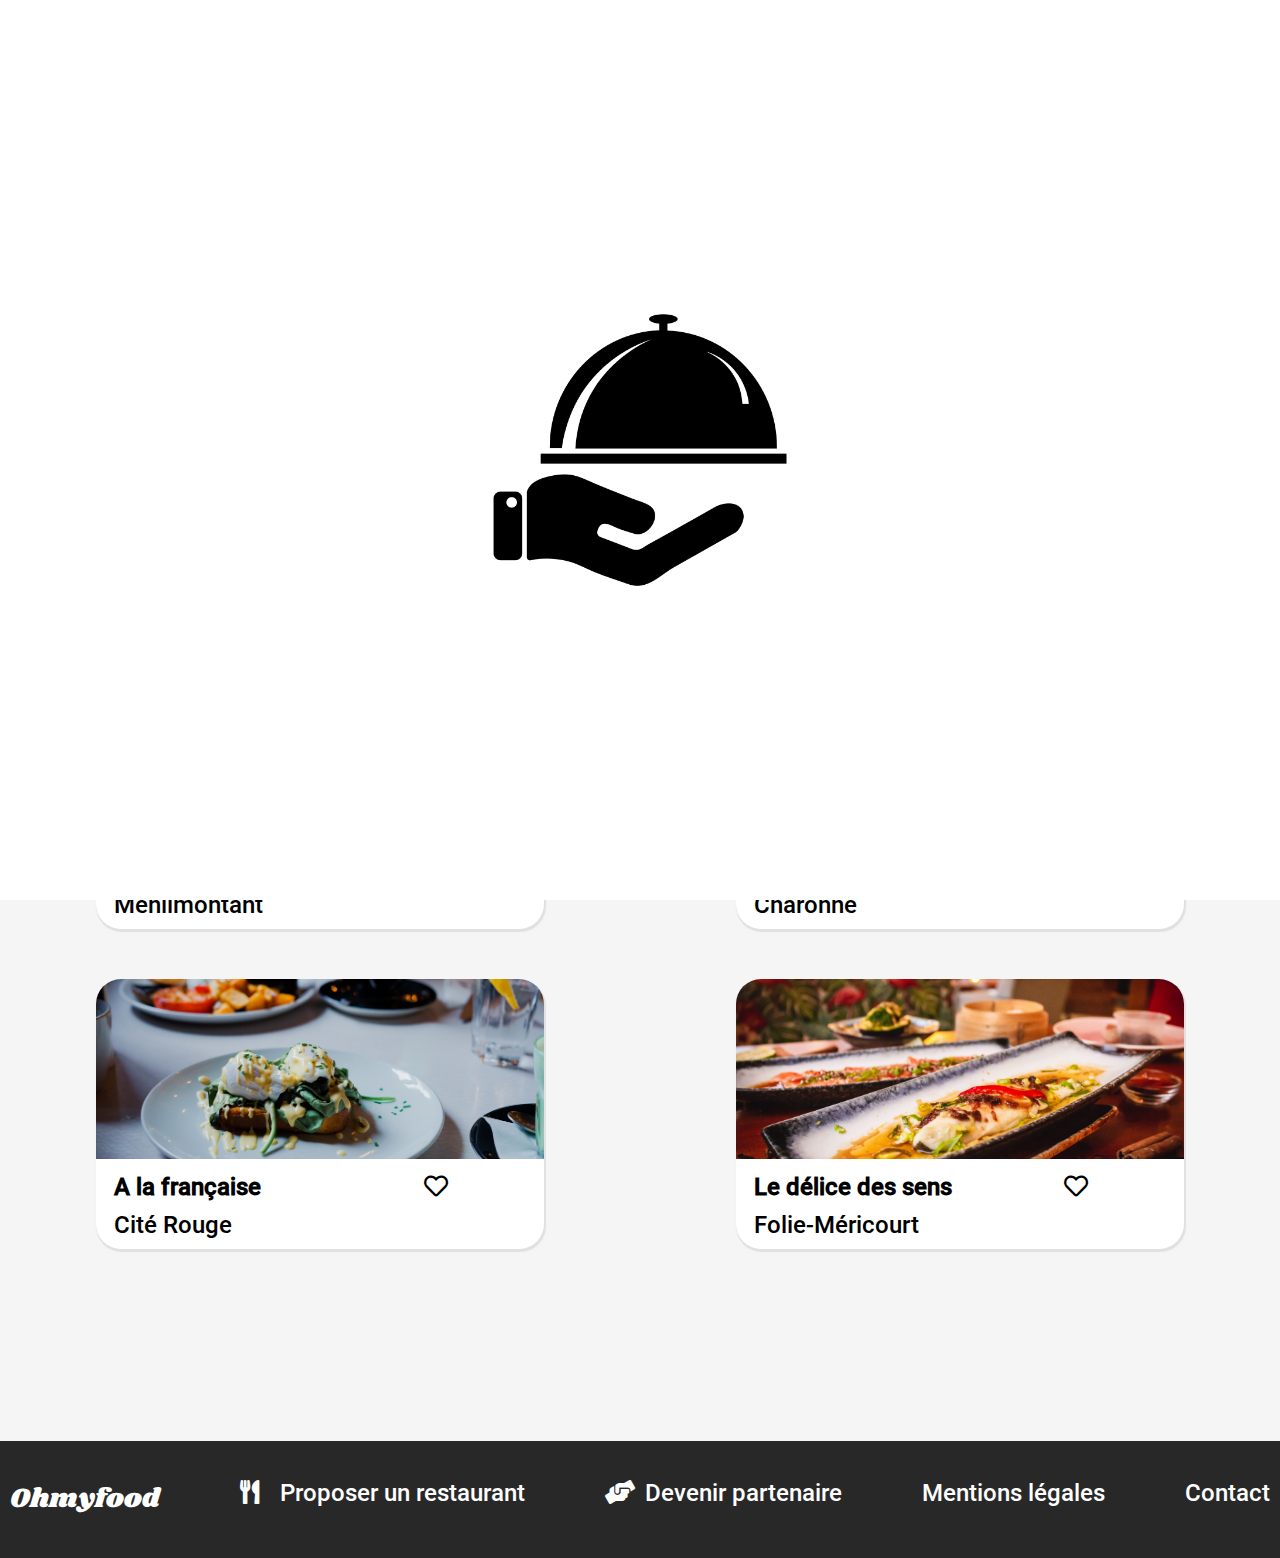
<file: index.html>
<!DOCTYPE html>
<html lang="en">
  <head>
    <meta charset="UTF-8" />
    <meta http-equiv="X-UA-Compatible" content="IE=edge" />
    <meta name="viewport" content="width=device-width, initial-scale=1.0" />
    <title>Document</title>
    <link rel="stylesheet" href="./css/style.css" />
    <link
      rel="stylesheet"
      href="https://cdnjs.cloudflare.com/ajax/libs/font-awesome/5.15.3/css/all.min.css"
    />
  </head>

  <body>
    <div class="loading-spinner">
      <img
        src="./assets/logo/black.png"
        alt="logo chargement"
        class="logo-spinner"
      />
    </div>

    <nav>
      <img
        src="./assets/logo/ohmyfood.png"
        alt="logo oh my food"
        class="logo"
      />
      <div class="box-localisation">
        <form>
          <div class="box-icone-lieu">
            <i class="fas fa-map-marker-alt"></i>
            <input id="Paris" type="text" placeholder="Paris, Belleville" />
          </div>
        </form>
      </div>

      <div class="box-reservation">
        <h1>
          Réservez le menu qui <br />
          vous convient
        </h1>
        <h2 class="titre1-h2">
          Découvrez des restaurants d'exception, <br />
          sélectionnés par nos soins.
        </h2>

        <button class="bouton-explorer">Explorer nos restaurants</button>
      </div>
    </nav>

    <main>
      <h2 class="titre2-h2">Fonctionnement</h2>

      <!-- <div class="ensemble-fonctionnement"> -->
      <form>
        <div class="ensemble-fonctionnement">
          <button class="bouton-main btn1">
            <span class="x">
              <span class="number">1</span>
              <i class="fas fa-mobile-alt"></i
              ><span class="text">Choisissez un restaurant</span>
            </span>
          </button>

          <button class="bouton-main btn2">
            <span class="y">
              <span class="number">2</span>
              <i class="fas fa-bars"></i
              ><span class="text">Composez votre menu</span>
            </span>
          </button>

          <button class="bouton-main btn3">
            <span class="z">
              <span class="number">3</span>
              <i class="fas fa-store"></i
              ><span class="text">Dégustez au restaurant</span>
            </span>
          </button>
        </div>
      </form>
    </main>

    <aside>
      <h2 class="titre-restaurants">Restaurants</h2>

      <div class="menu">
        <article class="restaurant-menilmontant menu">
          <a href="./palette-gout.html">
            <img
              src="./assets/images/restaurant-menilmontant.jpg"
              class="photo1"
              alt="une assiette avec de la salade"
            />
            <h3 class="titre-accueil-menu1">La palette du goût</h3>
            <h4 class="titre-menilmontant">Ménilmontant</h4>
            <div class="coeur-effet">
              <i class="fas fa-heart"></i>
              <i class="far fa-heart"></i>
            </div>
            <span class="nouveau">Nouveau</span>
          </a>
        </article>

        <article class="restaurant-charonne menu">
          <a href="./note-enchantee.html">
            <img
              src="./assets/images/restaurant-charonne.jpg"
              alt="plat de boulette et olives"
              class="photo2"
            />
            <h3 class="titre-accueil-menu2">La note enchantée</h3>
            <h4 class="titre-charonne">Charonne</h4>
            <div class="coeur-effet">
              <i class="fas fa-heart"></i>
              <i class="far fa-heart"></i>
            </div>
            <span class="nouveau">Nouveau</span>
          </a>
        </article>

        <article class="restaurant-cite-rouge menu">
          <a href="./la-française.html">
            <img
              src="./assets/images/restaurant-cite-rouge.jpg"
              class="photo3"
              alt="toast aux oeufs"
            />
            <h3 class="titre-accueil-menu3">A la française</h3>
            <h4 class="titre-cite-rouge">Cité Rouge</h4>
            <div class="coeur-effet">
              <i class="fas fa-heart"></i>
              <i class="far fa-heart"></i>
            </div>
          </a>
        </article>

        <article class="restaurant-mericourt menu">
          <a href="./delices-sens.html">
            <img
              src="./assets/images/restaurant-mericourt.jpg"
              class="photo4"
              alt="plat de poisson"
            />
            <h3 class="titre-accueil-menu4">Le délice des sens</h3>
            <h4 class="titre-mericourt">Folie-Méricourt</h4>
            <div class="coeur-effet">
              <i class="fas fa-heart"></i>
              <i class="far fa-heart"></i>
            </div>
          </a>
        </article>
      </div>
    </aside>

    <footer>
      <div class="footer">
        <ul>
          <li class="titre-ohmyfood">Ohmyfood</li>
          <li><i class="fas fa-utensils"></i>Proposer un restaurant</li>
          <li><i class="fas fa-hands-helping"></i>Devenir partenaire</li>
          <li>Mentions légales</li>
          <li class="contact">
            <a href="mailto:ohmyfood@ohmyfood.com" class="contact1">Contact</a>
          </li>
        </ul>
      </div>
    </footer>
  </body>
</html>
</file>
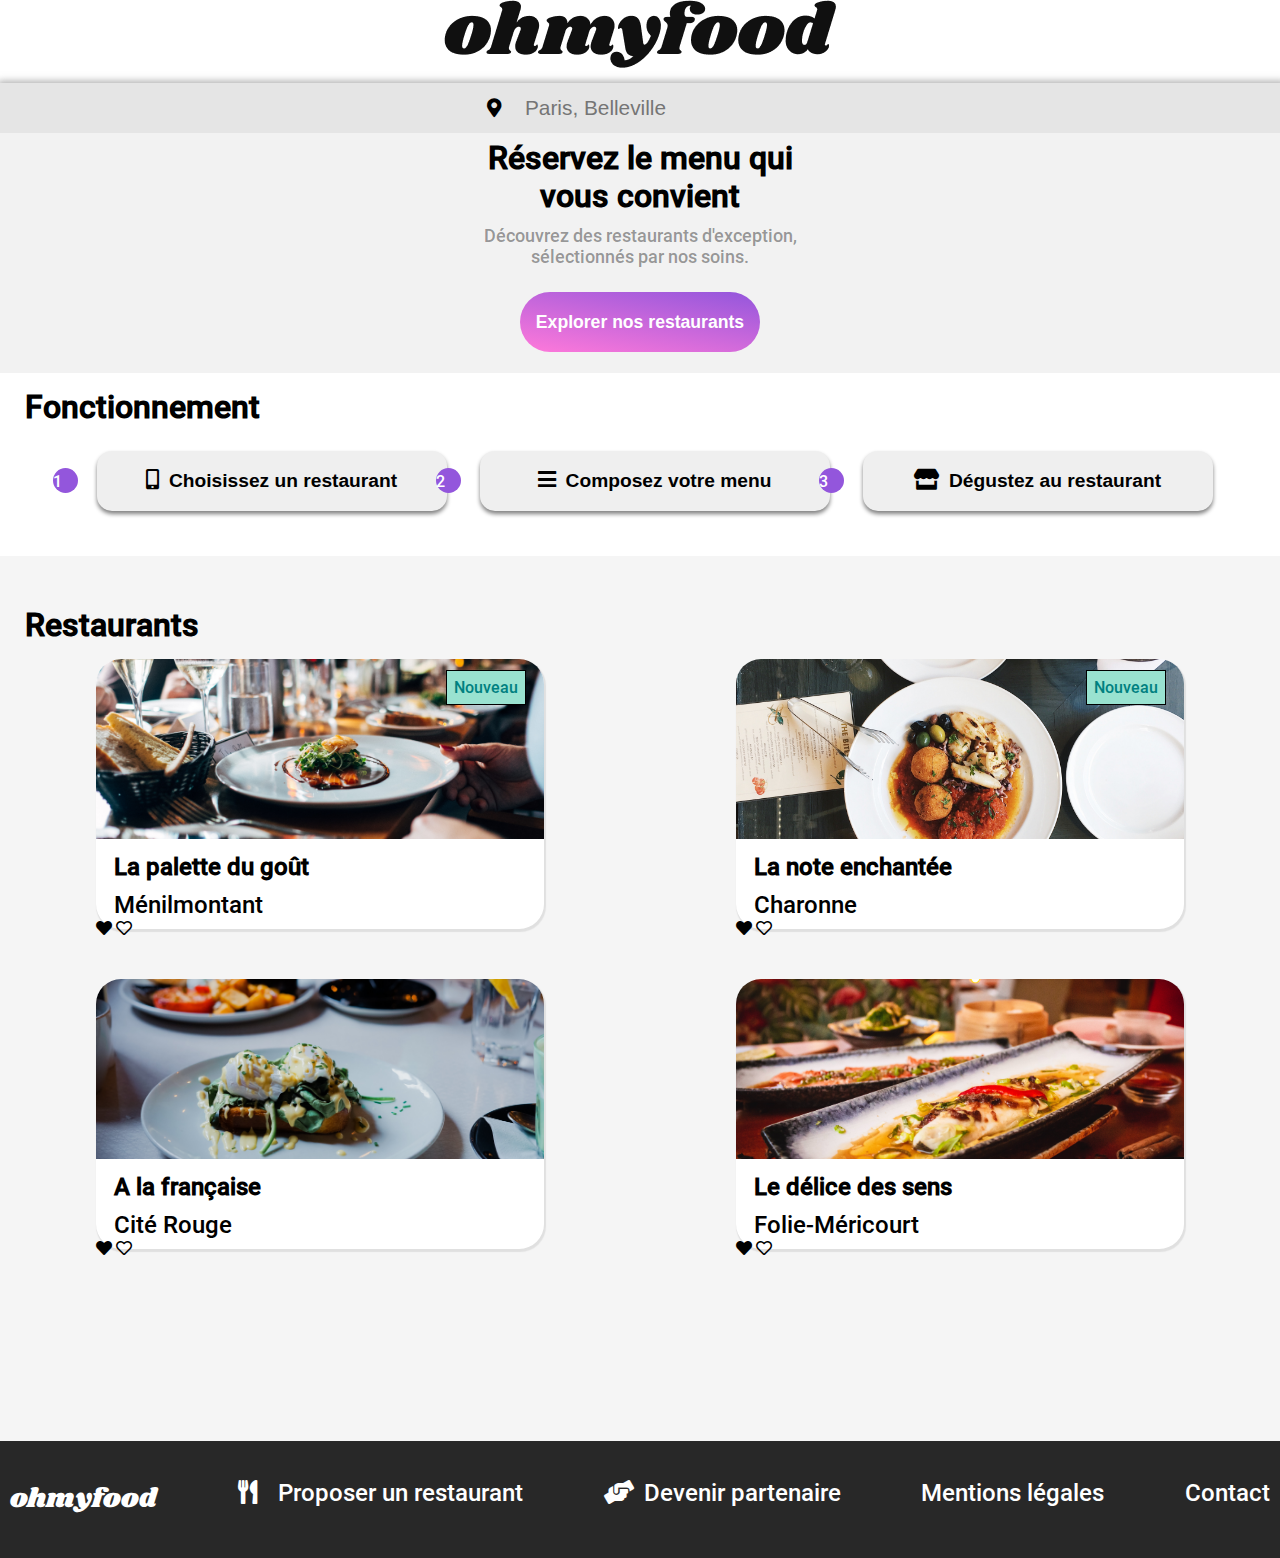
<file: html/index.html>
<!DOCTYPE html>
<html lang="en">
  <head>
    <meta charset="UTF-8" />
    <meta http-equiv="X-UA-Compatible" content="IE=edge" />
    <meta name="viewport" content="width=device-width, initial-scale=1.0" />
    <title>Document</title>
    <link rel="stylesheet" href="../css/style.css" />
    <link
      rel="stylesheet"
      href="https://cdnjs.cloudflare.com/ajax/libs/font-awesome/5.15.3/css/all.min.css"
    />
  </head>

  <body>
    <nav>
      <img
        src="../assets/logo/ohmyfood.png"
        alt="logo oh my food"
        class="logo"
      />
      <div class="box-localisation">
        <form class="form-localisation">
          <i class="fas fa-map-marker-alt"></i>
          <input id="Paris" type="text" placeholder="Paris, Belleville" />
        </form>
      </div>

      <div class="box-reservation">
        <h1>
          Réservez le menu qui <br />
          vous convient
        </h1>
        <h2 class="titre1-h2">
          Découvrez des restaurants d'exception, <br />
          sélectionnés par nos soins.
        </h2>

        <button class="bouton-explorer">Explorer nos restaurants</button>
      </div>
    </nav>

    <main>
      <h2 class="titre2-h2">Fonctionnement</h2>

      <div class="ensemble-fonctionnement">
        <form>
          <span class="number">1</span>
          <button class="bouton-main btn1">
            <i class="fas fa-mobile-alt"></i
            ><span class="text">Choisissez un restaurant</span>
          </button>

          <span class="number">2</span>
          <button class="bouton-main btn2">
            <i class="fas fa-bars"></i
            ><span class="text">Composez votre menu</span>
          </button>

          <span class="number">3</span>
          <button class="bouton-main btn3">
            <i class="fas fa-store"></i
            ><span class="text">Dégustez au restaurant</span>
          </button>
        </form>
      </div>
    </main>

    <aside>
      <h2 class="titre-restaurants">Restaurants</h2>

      <div class="menu">
        <article class="restaurant-menilmontant menu">
          <a href="../html/palette-gout.html">
            <img
              src="../assets/images/restaurant-menilmontant.jpg"
              class="photo1"
              alt="une assiette avec de la salade"
            />
            <h3 class="titre-accueil-menu1">La palette du goût</h3>
            <h4 class="titre-menilmontant">Ménilmontant</h4>
            <i class="fas fa-heart" id="coeur1"></i>
            <i class="far fa-heart" id="coeur2"></i>
            <span class="nouveau">Nouveau</span>
          </a>
        </article>

        <article class="restaurant-charonne menu">
          <a href="#">
            <img
              src="../assets/images/restaurant-charonne.jpg"
              alt="plat de boulette et olives"
              class="photo2"
            />
            <h3 class="titre-accueil-menu2">La note enchantée</h3>
            <h4 class="titre-charonne">Charonne</h4>
            <i class="fas fa-heart" id="coeur1"></i>
            <i class="far fa-heart" id="coeur2"></i>
            <span class="nouveau">Nouveau</span>
          </a>
        </article>

        <article class="restaurant-cite-rouge menu">
          <a href="#">
            <img
              src="../assets/images/restaurant-cite-rouge.jpg"
              class="photo3"
              alt="toast aux oeufs"
            />
            <h3 class="titre-accueil-menu3">A la française</h3>
            <h4 class="titre-cite-rouge">Cité Rouge</h4>
            <i class="fas fa-heart" id="coeur1"></i>
            <i class="far fa-heart" id="coeur2"></i>
          </a>
        </article>

        <article class="restaurant-mericourt menu">
          <a href="#">
            <img
              src="../assets/images/restaurant-mericourt.jpg"
              class="photo4"
              alt="plat de poisson"
            />
            <h3 class="titre-accueil-menu4">Le délice des sens</h3>
            <h4 class="titre-mericourt">Folie-Méricourt</h4>
            <i class="fas fa-heart" id="coeur1"></i>
            <i class="far fa-heart" id="coeur2"></i>
          </a>
        </article>
      </div>
    </aside>

    <footer>
      <div class="footer">
        <ul>
          <li class="titre-ohmyfood">ohmyfood</li>
          <li><i class="fas fa-utensils"></i>Proposer un restaurant</li>
          <li><i class="fas fa-hands-helping"></i>Devenir partenaire</li>
          <li>Mentions légales</li>
          <li class="contact">
            <a href="mailto:ohmyfood@ohmyfood.com" class="contact1">Contact</a>
          </li>
        </ul>
      </div>
    </footer>
  </body>
</html>
</file>
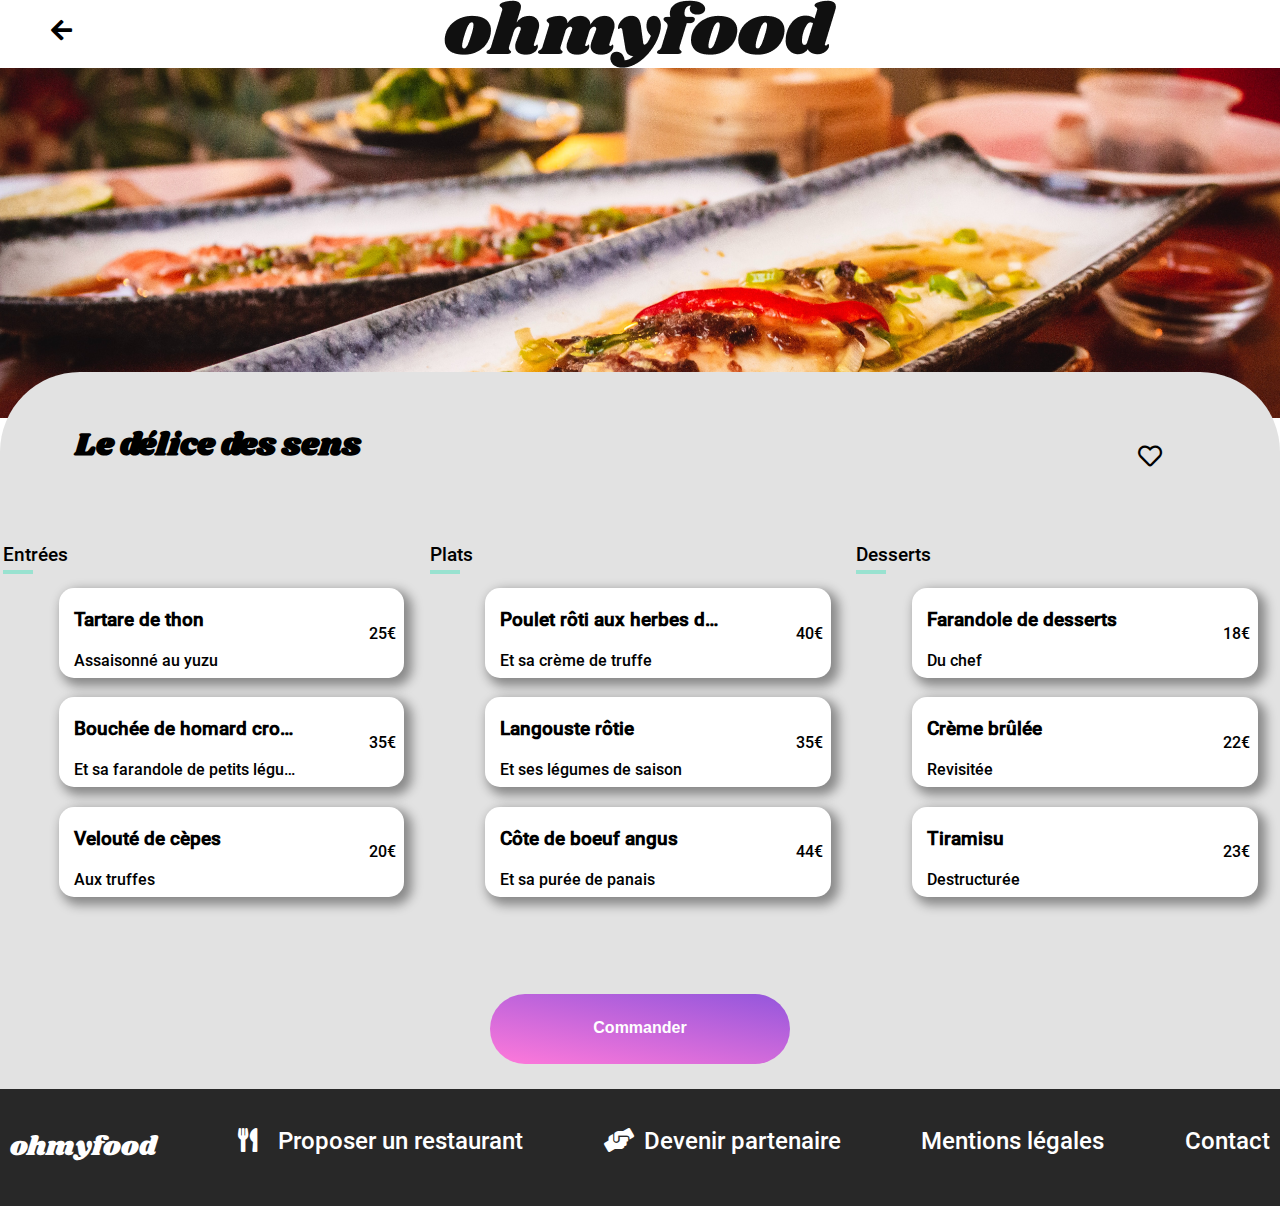
<file: delices-sens.html>
<!DOCTYPE html>
<html lang="en">
  <head>
    <meta charset="UTF-8" />
    <meta http-equiv="X-UA-Compatible" content="IE=edge" />
    <meta name="viewport" content="width=device-width, initial-scale=1.0" />
    <title>Document</title>
    <link rel="stylesheet" href="./css/style.css" />
    <link
      rel="stylesheet"
      href="https://cdnjs.cloudflare.com/ajax/libs/font-awesome/5.15.3/css/all.min.css"
    />
  </head>

  <body>
    <header>
      <a href="./index.html"> <i class="fas fa-arrow-left"></i></a>
      <img
        src="./assets/logo/ohmyfood.png"
        alt="logo oh my food"
        class="logo"
      />
    </header>

    <main>
      <div class="bg-img">
        <img
          src="./assets/images/restaurant-mericourt.jpg"
          class="photo-menu"
          alt="plat du restaurant"
        />
      </div>

      <!-- ensemble 1 : box titre (palette du gout) + menu + bouton commander -->

      <div class="ensemble1-titres-au-bouton">
        <h2 class="titre-menu">Le délice des sens</h2>
        <div class="coeur-effet">
          <i class="fas fa-heart" id="coeur-rempli"></i>
          <i class="far fa-heart" id="coeur-vide"></i>
        </div>
        <!--  ensemble 2 : box sous-titres (entrées/plats/desserts) + menus  -->

        <div class="ensemble2-titres-et-menus">
          <h3 class="titre-entrees">Entrées</h3>
          <!--  ensemble 3: box entrées sans sous-titres -->

          <div class="ensemble3-entrees-sans-titres">
            <article class="titre-article1">
              <div class="titres-div1">
                <h4 class="h4-article1">Tartare de thon</h4>
                <h5 class="h5-article1">Assaisonné au yuzu</h5>
              </div>
              <div class="box-prix">
                <p class="prix">25€</p>
                <div class="box-icone"><i class="far fa-check-circle"></i></div>
              </div>
            </article>

            <article class="titre-article2">
              <div class="titres-div2">
                <h4 class="h4-article2">Bouchée de homard croustillant</h4>
                <h5 class="h5-article2">Et sa farandole de petits légumes</h5>
              </div>
              <div class="box-prix">
                <p class="prix">35€</p>
                <div class="box-icone"><i class="far fa-check-circle"></i></div>
              </div>
            </article>

            <article class="titre-article3">
              <div class="titres-div3">
                <h4 class="h4-article3">Velouté de cèpes</h4>
                <h5 class="h5-article3">Aux truffes</h5>
              </div>
              <div class="box-prix">
                <p class="prix">20€</p>
                <div class="box-icone"><i class="far fa-check-circle"></i></div>
              </div>
            </article>
          </div>

          <h3 class="titre-plats">Plats</h3>

          <!-- ensemble 4 : box plats sans titres  -->

          <div class="ensemble4-plats-sans-titres">
            <article class="titre-article4">
              <div class="titres-div4">
                <h4 class="h4-article4-1">
                  Poulet rôti aux herbes de provence
                </h4>
                <h5 class="h5-article4-1">Et sa crème de truffe</h5>
              </div>
              <div class="box-prix">
                <p class="prix">40€</p>
                <div class="box-icone"><i class="far fa-check-circle"></i></div>
              </div>
            </article>

            <article class="titre-article5">
              <div class="titres-div5">
                <h4 class="h4-article5">Langouste rôtie</h4>
                <h5 class="h5-article5">Et ses légumes de saison</h5>
              </div>
              <div class="box-prix">
                <p class="prix">35€</p>
                <div class="box-icone"><i class="far fa-check-circle"></i></div>
              </div>
            </article>

            <article class="titre-article6">
              <div class="titres-div6">
                <h4 class="h4-article6">Côte de boeuf angus</h4>
                <h5 class="h5-article6">Et sa purée de panais</h5>
              </div>
              <div class="box-prix">
                <p class="prix">44€</p>
                <div class="box-icone"><i class="far fa-check-circle"></i></div>
              </div>
            </article>
          </div>

          <h3 class="titre-desserts">Desserts</h3>

          <!-- ensemble 5 : box desserts sans titres  -->

          <div class="ensemble5-desserts-sans-titres">
            <article class="titre-article7">
              <div class="titres-div7">
                <h4 class="h4-article7">Farandole de desserts</h4>
                <h5 class="h5-article7">Du chef</h5>
              </div>
              <div class="box-prix">
                <p class="prix">18€</p>
                <div class="box-icone"><i class="far fa-check-circle"></i></div>
              </div>
            </article>

            <article class="titre-article8">
              <div class="titres-div8">
                <h4 class="h4-article8">Crème brûlée</h4>
                <h5 class="h5-article8">Revisitée</h5>
              </div>
              <div class="box-prix">
                <p class="prix">22€</p>
                <div class="box-icone"><i class="far fa-check-circle"></i></div>
              </div>
            </article>

            <article class="titre-article9">
              <div class="titres-div9">
                <h4 class="h4-article9">Tiramisu</h4>
                <h5 class="h5-article9">Destructurée</h5>
              </div>
              <div class="box-prix">
                <p class="prix">23€</p>
                <div class="box-icone"><i class="far fa-check-circle"></i></div>
              </div>
            </article>
          </div>
        </div>
        <div class="button1">
          <button class="bouton-commander">Commander</button>
        </div>
      </div>
    </main>

    <footer>
      <ul>
        <li class="titre-ohmyfood">ohmyfood</li>
        <li><i class="fas fa-utensils"></i>Proposer un restaurant</li>
        <li><i class="fas fa-hands-helping"></i>Devenir partenaire</li>
        <li>Mentions légales</li>
        <li class="contact">
          <a href="mailto:ohmyfood@ohmyfood.com" class="contact1">Contact</a>
        </li>
      </ul>
    </footer>
  </body>
</html>
</file>
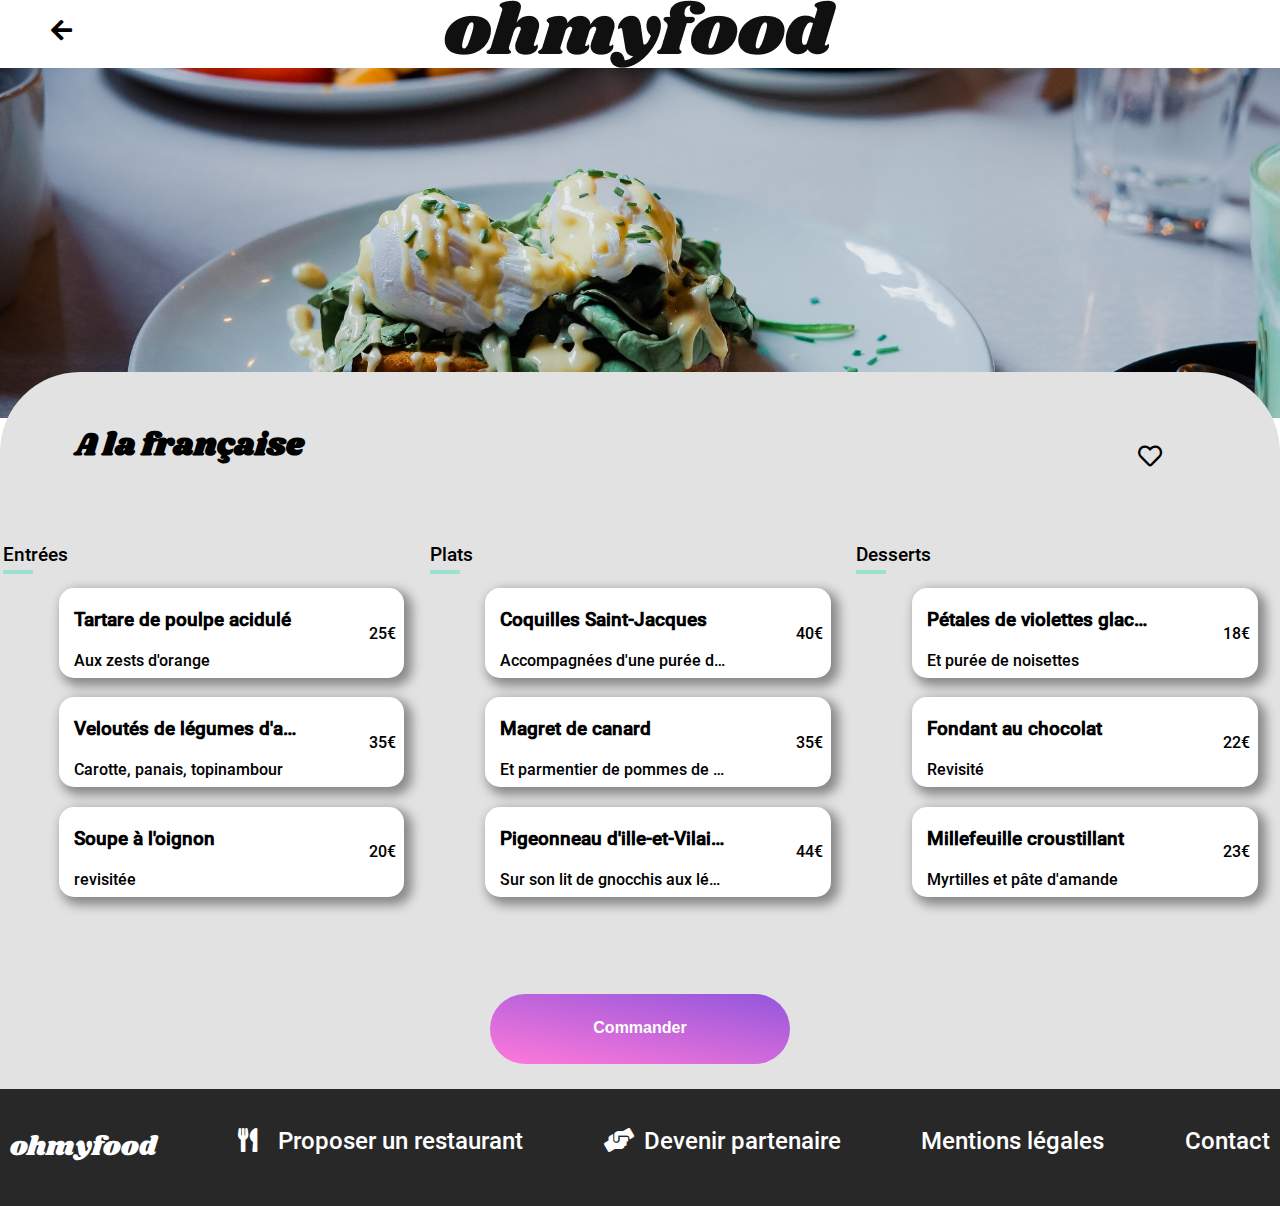
<file: la-française.html>
<!DOCTYPE html>
<html lang="en">
  <head>
    <meta charset="UTF-8" />
    <meta http-equiv="X-UA-Compatible" content="IE=edge" />
    <meta name="viewport" content="width=device-width, initial-scale=1.0" />
    <title>Oh my food!</title>
    <link rel="stylesheet" href="./css/style.css" />

    <link
      rel="stylesheet"
      href="https://cdnjs.cloudflare.com/ajax/libs/font-awesome/5.15.3/css/all.min.css"
    />
  </head>
  <body>
    <header>
      <a href="./index.html"> <i class="fas fa-arrow-left"></i></a>
      <img
        src="./assets/logo/ohmyfood.png"
        alt="logo oh my food"
        class="logo"
      />
    </header>

    <main>
      <div class="bg-img">
        <img
          src="./assets/images/restaurant-cite-rouge.jpg"
          class="photo-menu"
          alt="plat du restaurant"
        />
      </div>

      <!-- ensemble 1 : box titre (palette du gout) + menu + bouton commander -->

      <div class="ensemble1-titres-au-bouton">
        <h2 class="titre-menu">A la française</h2>
        <div class="coeur-effet">
          <i class="fas fa-heart" id="coeur-rempli"></i>
          <i class="far fa-heart" id="coeur-vide"></i>
        </div>
        <!-- ensemble 2 : box sous-titres (entrées/plats/desserts) + menus -->

        <div class="ensemble2-titres-et-menus">
          <h3 class="titre-entrees">Entrées</h3>

          <!-- ensemble 3: box entrées sans sous-titres -->

          <div class="ensemble3-entrees-sans-titres">
            <article class="titre-article1">
              <div class="titres-div1">
                <h4 class="h4-article1">Tartare de poulpe acidulé</h4>
                <h5 class="h5-article1">Aux zests d'orange</h5>
              </div>

              <div class="box-prix">
                <p>25€</p>
                <div class="box-icone">
                  <i class="far fa-check-circle"></i>
                </div>
              </div>
            </article>

            <article class="titre-article2">
              <div class="titres-div2">
                <h4 class="h4-article2">Veloutés de légumes d'antan</h4>
                <h5 class="h5-article2">Carotte, panais, topinambour</h5>
              </div>
              <div class="box-prix">
                <p class="prix">35€</p>
                <div class="box-icone"><i class="far fa-check-circle"></i></div>
              </div>
            </article>

            <article class="titre-article3">
              <div class="titres-div3">
                <h4 class="h4-article3">Soupe à l'oignon</h4>
                <h5 class="h5-article3">revisitée</h5>
              </div>
              <div class="box-prix">
                <p class="prix">20€</p>
                <div class="box-icone"><i class="far fa-check-circle"></i></div>
              </div>
            </article>
          </div>
          <h3 class="titre-plats">Plats</h3>

          <!-- ensemble 4 : box plats sans titres -->

          <div class="ensemble4-plats-sans-titres">
            <article class="titre-article4">
              <div class="titres-div4">
                <h4 class="h4-article4">Coquilles Saint-Jacques</h4>
                <h5 class="h5-article4">Accompagnées d'une purée de panais</h5>
              </div>
              <div class="box-prix">
                <p class="prix">40€</p>
                <div class="box-icone"><i class="far fa-check-circle"></i></div>
              </div>
            </article>

            <article class="titre-article5">
              <div class="titres-div5">
                <h4 class="h4-article5">Magret de canard</h4>
                <h5 class="h5-article5">Et parmentier de pommes de terres</h5>
              </div>
              <div class="box-prix">
                <p class="prix">35€</p>
                <div class="box-icone"><i class="far fa-check-circle"></i></div>
              </div>
            </article>

            <article class="titre-article6">
              <div class="titres-div6">
                <h4 class="h4-article6-6">Pigeonneau d'ille-et-Vilaine</h4>
                <h5 class="h5-article6-6">
                  Sur son lit de gnocchis aux légumes
                </h5>
              </div>
              <div class="box-prix">
                <p class="prix">44€</p>
                <div class="box-icone"><i class="far fa-check-circle"></i></div>
              </div>
            </article>
          </div>
          <h3 class="titre-desserts">Desserts</h3>

          <!-- ensemble 5 : box desserts sans titres -->

          <div class="ensemble5-desserts-sans-titres">
            <article class="titre-article7">
              <div class="titres-div7">
                <h4 class="h4-article7">Pétales de violettes glacés</h4>
                <h5 class="h5-article8">Et purée de noisettes</h5>
              </div>
              <div class="box-prix">
                <p class="prix">18€</p>
                <div class="box-icone"><i class="far fa-check-circle"></i></div>
              </div>
            </article>

            <article class="titre-article8">
              <div class="titres-div8">
                <h4 class="h4-article8">Fondant au chocolat</h4>
                <h5 class="h5-article8">Revisité</h5>
              </div>
              <div class="box-prix">
                <p class="prix">22€</p>
                <div class="box-icone"><i class="far fa-check-circle"></i></div>
              </div>
            </article>

            <article class="titre-article9">
              <div class="titres-div9">
                <h4 class="h4-article9">Millefeuille croustillant</h4>
                <h5 class="h5-article9">Myrtilles et pâte d'amande</h5>
              </div>
              <div class="box-prix">
                <p class="prix">23€</p>
                <div class="box-icone"><i class="far fa-check-circle"></i></div>
              </div>
            </article>
          </div>
        </div>
        <div class="button1">
          <button class="bouton-commander">Commander</button>
        </div>
      </div>
    </main>

    <footer>
      <ul>
        <li class="titre-ohmyfood">ohmyfood</li>
        <li><i class="fas fa-utensils"></i>Proposer un restaurant</li>
        <li><i class="fas fa-hands-helping"></i>Devenir partenaire</li>
        <li>Mentions légales</li>
        <li class="contact">
          <a href="mailto:ohmyfood@ohmyfood.com" class="contact1">Contact</a>
        </li>
      </ul>
    </footer>
  </body>
</html>
</file>
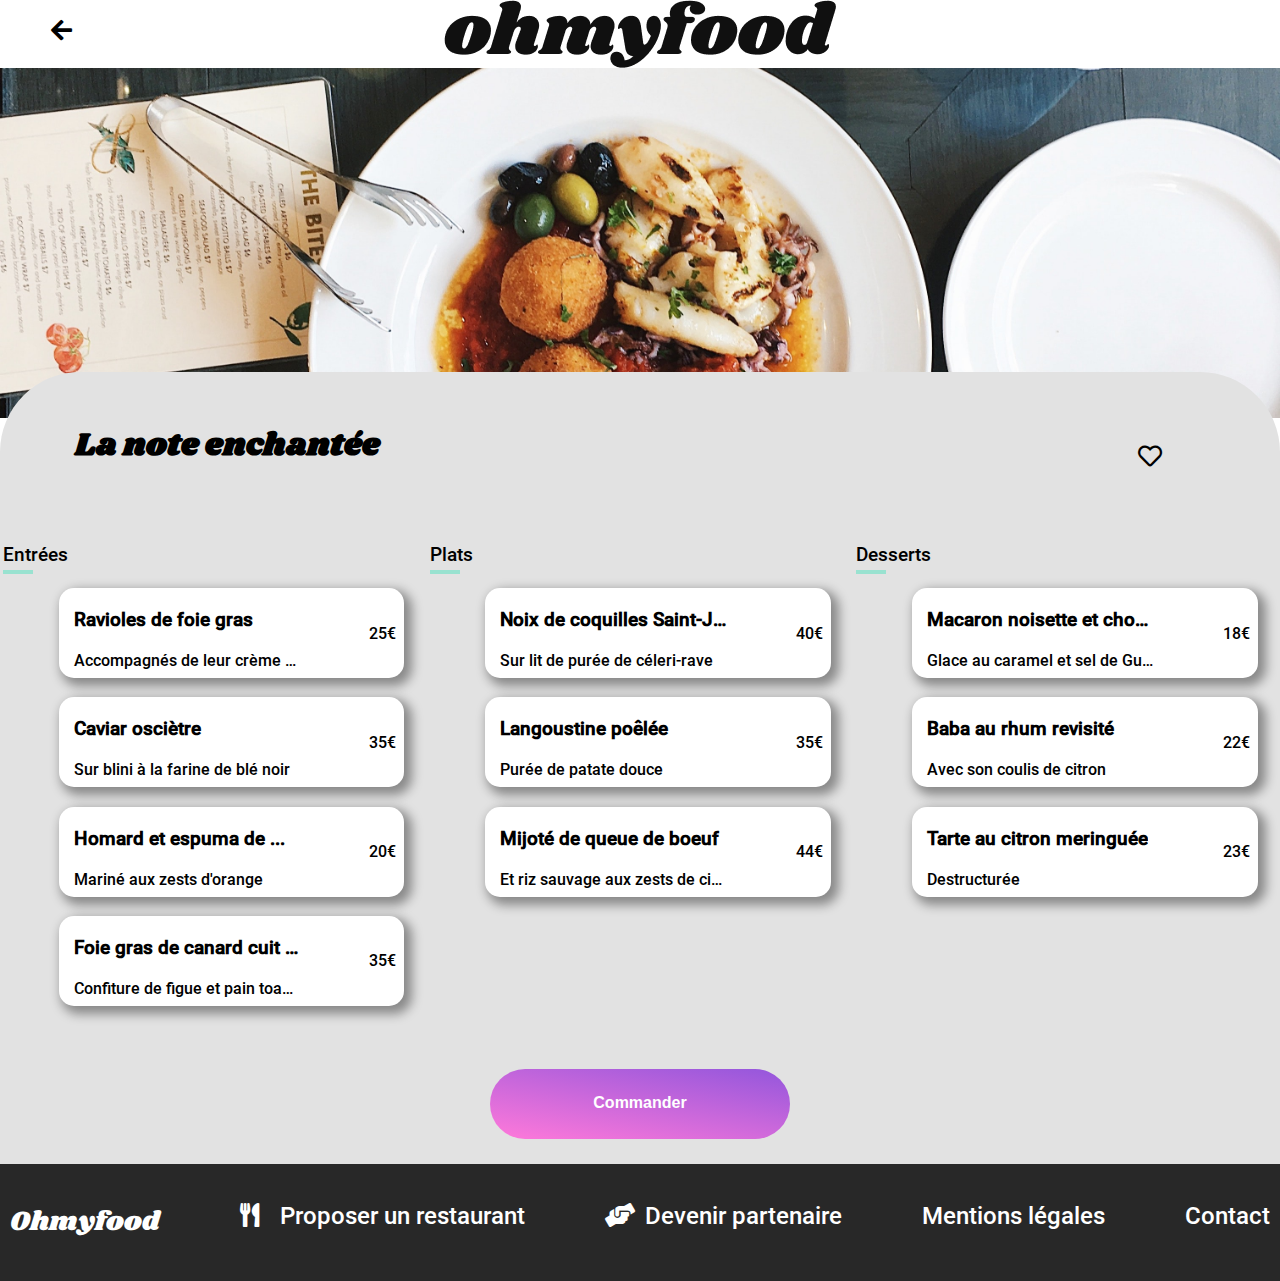
<file: note-enchantee.html>
<!DOCTYPE html>
<html lang="en">
  <head>
    <meta charset="UTF-8" />
    <meta http-equiv="X-UA-Compatible" content="IE=edge" />
    <meta name="viewport" content="width=device-width, initial-scale=1.0" />
    <title>Document</title>
    <link rel="stylesheet" href="./css/style.css" />
    <link
      rel="stylesheet"
      href="https://cdnjs.cloudflare.com/ajax/libs/font-awesome/5.15.3/css/all.min.css"
    />
  </head>
  <body>
    <header>
      <a href="./index.html"> <i class="fas fa-arrow-left"></i></a>
      <img
        src="./assets/logo/ohmyfood.png"
        alt="logo oh my food"
        class="logo"
      />
    </header>

    <main>
      <div class="bg-img">
        <img
          src="./assets/images/restaurant-charonne.jpg"
          class="photo-menu"
          alt="plat du restaurant"
        />
      </div>
      <!-- ensemble 1 : box titre (palette du gout) + menu + bouton commander -->
      <div class="ensemble1-titres-au-bouton">
        <h2 class="titre-menu">La note enchantée</h2>
        <div class="coeur-effet">
          <i class="fas fa-heart" id="coeur-rempli"></i>
          <i class="far fa-heart" id="coeur-vide"></i>
        </div>

        <!--  ensemble 2 : box sous-titres (entrées/plats/desserts) + menus  -->

        <div class="ensemble2-titres-et-menus">
          <h3 class="titre-entrees">Entrées</h3>

          <!-- ensemble 3: box entrées sans sous-titres  -->

          <div class="ensemble3-entrees-sans-titres">
            <article class="titre-article1">
              <div class="titres-div1">
                <h4 class="h4-article1">Ravioles de foie gras</h4>
                <h5 class="h5-article1-1">
                  Accompagnés de leur crème à la truffe
                </h5>
              </div>
              <div class="box-prix">
                <p>25€</p>
                <div class="box-icone"><i class="far fa-check-circle"></i></div>
              </div>
            </article>

            <article class="titre-article2">
              <div class="titres-div2">
                <h4 class="h4-article2">Caviar osciètre</h4>
                <h5 class="h5-article2">Sur blini à la farine de blé noir</h5>
              </div>
              <div class="box-prix">
                <p>35€</p>
                <div class="box-icone"><i class="far fa-check-circle"></i></div>
              </div>
            </article>

            <article class="titre-article3">
              <div class="titres-div3">
                <h4 class="h4-article3">Homard et espuma de ...</h4>
                <h5 class="h5-article3">Mariné aux zests d'orange</h5>
              </div>
              <div class="box-prix">
                <p>20€</p>
                <div class="box-icone"><i class="far fa-check-circle"></i></div>
              </div>
            </article>

            <article class="titre-article4-4">
              <div class="titres-div4">
                <h4 class="h4-article4">Foie gras de canard cuit entier</h4>
                <h5 class="h5-article4">Confiture de figue et pain toasté</h5>
              </div>
              <div class="box-prix">
                <p>35€</p>
                <div class="box-icone"><i class="far fa-check-circle"></i></div>
              </div>
            </article>
          </div>

          <h3 class="titre-plats">Plats</h3>
          <!-- ensemble 4 : box plats sans titres -->
          <div class="ensemble4-plats-sans-titres">
            <article class="titre-article5">
              <div class="titres-div5">
                <h4 class="h4-article5">Noix de coquilles Saint-Jacques</h4>
                <h5 class="h5-article5">Sur lit de purée de céleri-rave</h5>
              </div>
              <div class="box-prix">
                <p>40€</p>
                <div class="box-icone"><i class="far fa-check-circle"></i></div>
              </div>
            </article>

            <article class="titre-article6">
              <div class="titres-div6">
                <h4 class="h4-article6">Langoustine poêlée</h4>
                <h5 class="h5-article6">Purée de patate douce</h5>
              </div>
              <div class="box-prix">
                <p>35€</p>
                <div class="box-icone"><i class="far fa-check-circle"></i></div>
              </div>
            </article>

            <article class="titre-article7-7">
              <div class="titres-div7">
                <h4 class="h4-article7">Mijoté de queue de boeuf</h4>
                <h5 class="h5-article7">Et riz sauvage aux zests de citron</h5>
              </div>
              <div class="box-prix">
                <p>44€</p>
                <div class="box-icone"><i class="far fa-check-circle"></i></div>
              </div>
            </article>
          </div>
          <h3 class="titre-desserts">Desserts</h3>

          <!-- ensemble 5 : box desserts sans titres -->

          <div class="ensemble5-desserts-sans-titres">
            <article class="titre-article8">
              <div class="titres-div8">
                <h4 class="h4-article8">Macaron noisette et chocolat</h4>
                <h5 class="h5-article8">Glace au caramel et sel de Guérande</h5>
              </div>
              <div class="box-prix">
                <p>18€</p>
                <div class="box-icone"><i class="far fa-check-circle"></i></div>
              </div>
            </article>

            <article class="titre-article9">
              <div class="titres-div9">
                <h4 class="h4-article9">Baba au rhum revisité</h4>
                <h5 class="h5-article9">Avec son coulis de citron</h5>
              </div>
              <div class="box-prix">
                <p>22€</p>
                <div class="box-icone"><i class="far fa-check-circle"></i></div>
              </div>
            </article>

            <article class="titre-article10-10">
              <div class="titres-div10">
                <h4 class="h4-article10">Tarte au citron meringuée</h4>
                <h5 class="h5-article11">Destructurée</h5>
              </div>
              <div class="box-prix">
                <p>23€</p>
                <div class="box-icone"><i class="far fa-check-circle"></i></div>
              </div>
            </article>
          </div>
        </div>
        <div class="button1 btn-note-enchantee">
          <button class="bouton-commander btn-note-enchantee1">
            Commander
          </button>
        </div>
      </div>
    </main>

    <footer>
      <ul>
        <li class="titre-ohmyfood">Ohmyfood</li>
        <li><i class="fas fa-utensils"></i>Proposer un restaurant</li>
        <li><i class="fas fa-hands-helping"></i>Devenir partenaire</li>
        <li>Mentions légales</li>
        <li class="contact">
          <a href="mailto:ohmyfood@ohmyfood.com" class="contact1">Contact</a>
        </li>
      </ul>
    </footer>
  </body>
</html>
</file>
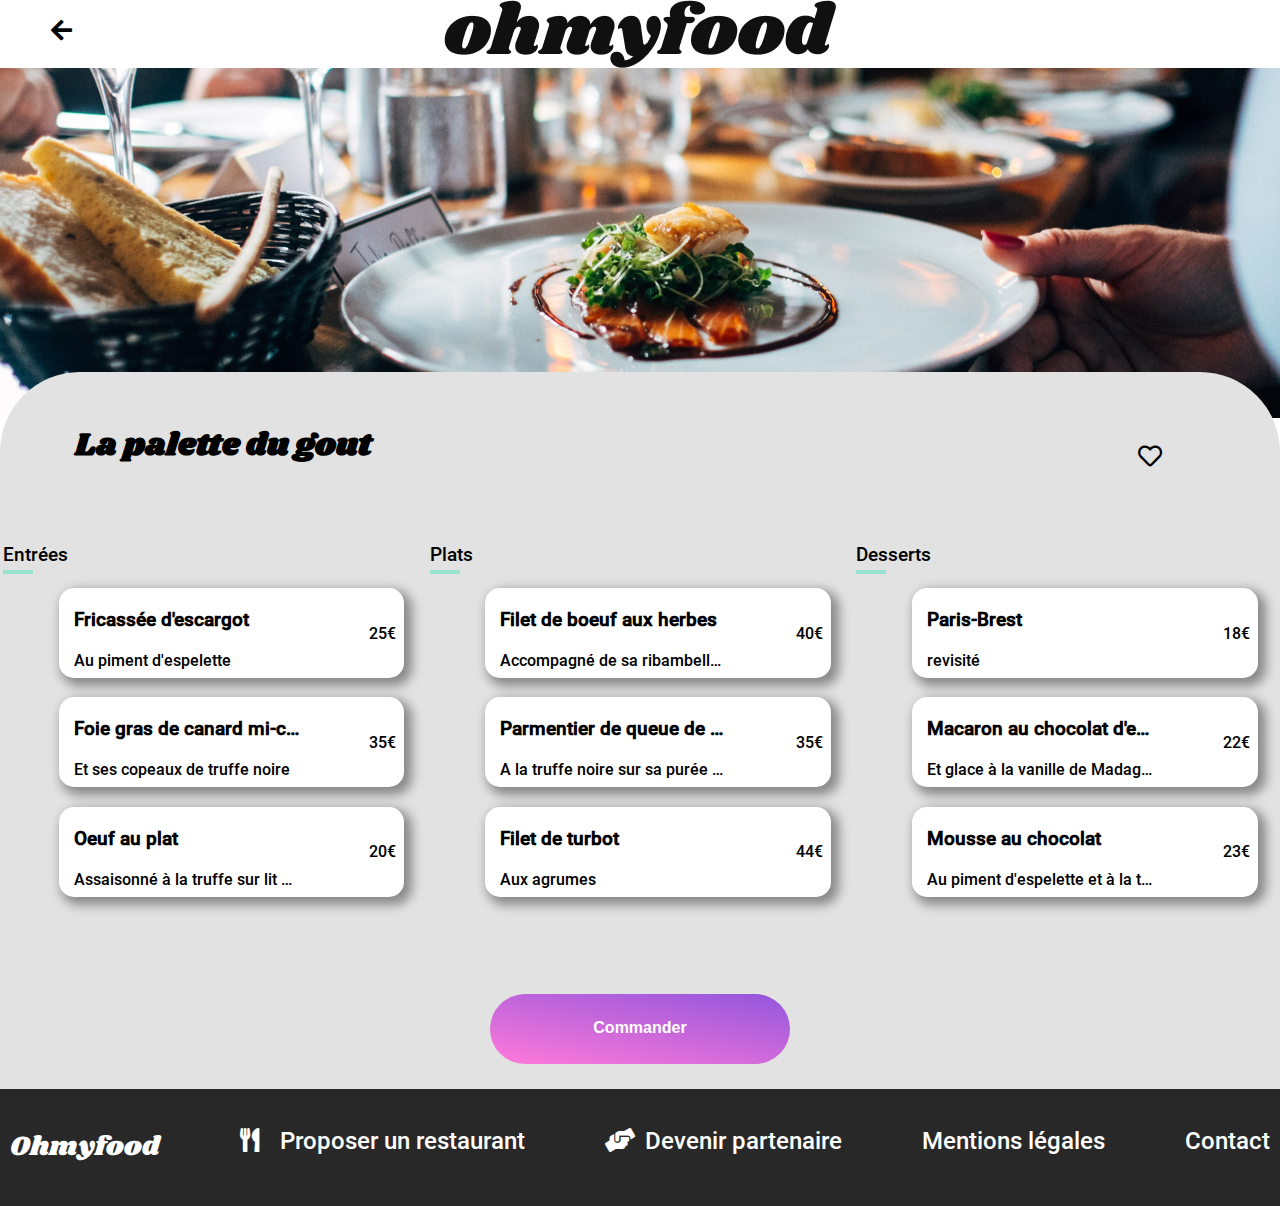
<file: palette-gout.html>
<!DOCTYPE html>
<html lang="en">
  <head>
    <meta charset="UTF-8" />
    <meta http-equiv="X-UA-Compatible" content="IE=edge" />
    <meta name="viewport" content="width=device-width, initial-scale=1.0" />
    <title>Document</title>
    <link rel="stylesheet" href="./css/style.css" />
    <link
      rel="stylesheet"
      href="https://cdnjs.cloudflare.com/ajax/libs/font-awesome/5.15.3/css/all.min.css"
    />
  </head>

  <body>
    <header>
      <a href="./index.html"> <i class="fas fa-arrow-left"></i></a>
      <img
        src="./assets/logo/ohmyfood.png"
        alt="logo oh my food"
        class="logo"
      />
    </header>

    <main>
      <div class="bg-img">
        <img
          src="./assets/images/restaurant-menilmontant.jpg"
          class="photo-menu"
          alt="plat du restaurant"
        />
      </div>

      <!-- ensemble 1 : box titre (palette du gout) + menu + bouton commander -->

      <div class="ensemble1-titres-au-bouton">
        <h2 class="titre-menu">La palette du gout</h2>
        <div class="coeur-effet">
          <i class="fas fa-heart" id="coeur-rempli"></i>
          <i class="far fa-heart" id="coeur-vide"></i>
        </div>

        <!-- ensemble 2 : box sous-titres (entrées/plats/desserts) + menus  -->

        <div class="ensemble2-titres-et-menus">
          <h3 class="titre-entrees">Entrées</h3>

          <!-- ensemble 3: box entrées sans sous-titres  -->

          <div class="ensemble3-entrees-sans-titres">
            <article class="titre-article1">
              <div class="titres-div1">
                <h4 class="h4-article1">Fricassée d'escargot</h4>
                <h5 class="h5-article1">Au piment d'espelette</h5>
              </div>
              <div class="box-prix">
                <p class="prix">25€</p>
                <div class="box-icone"><i class="far fa-check-circle"></i></div>
              </div>
            </article>

            <article class="titre-article2">
              <div class="titres-div2">
                <h4 class="h4-article2">Foie gras de canard mi-cuit</h4>
                <h5 class="h5-article3">Et ses copeaux de truffe noire</h5>
              </div>
              <div class="box-prix">
                <p class="prix">35€</p>
                <div class="box-icone"><i class="far fa-check-circle"></i></div>
              </div>
            </article>

            <article class="titre-article3">
              <div class="titres-div3">
                <h4 class="h4-article3">Oeuf au plat</h4>
                <h5 class="h5-article3">
                  Assaisonné à la truffe sur lit de...
                </h5>
              </div>
              <div class="box-prix">
                <p class="prix">20€</p>
                <div class="box-icone"><i class="far fa-check-circle"></i></div>
              </div>
            </article>
          </div>

          <h3 class="titre-plats">Plats</h3>

          <!--  ensemble 4 : box plats sans titres -->

          <div class="ensemble4-plats-sans-titres">
            <article class="titre-article4">
              <div class="titres-div4">
                <h4 class="h4-article4">Filet de boeuf aux herbes</h4>
                <h5 class="h5-article4">
                  Accompagné de sa ribambelle de légu...
                </h5>
              </div>
              <div class="box-prix">
                <p class="prix">40€</p>
                <div class="box-icone"><i class="far fa-check-circle"></i></div>
              </div>
            </article>

            <article class="titre-article5">
              <div class="titres-div5">
                <h4 class="h4-article5">Parmentier de queue de boeuf</h4>
                <h5 class="h5-article5">
                  A la truffe noire sur sa purée de panais
                </h5>
              </div>
              <div class="box-prix">
                <p class="prix">35€</p>
                <div class="box-icone"><i class="far fa-check-circle"></i></div>
              </div>
            </article>

            <article class="titre-article6">
              <div class="titres-div6">
                <h4 class="h4-article6">Filet de turbot</h4>
                <h5 class="h5-article6">Aux agrumes</h5>
              </div>
              <div class="box-prix">
                <p class="prix">44€</p>
                <div class="box-icone"><i class="far fa-check-circle"></i></div>
              </div>
            </article>
          </div>

          <h3 class="titre-desserts">Desserts</h3>

          <!--  ensemble 5 : box desserts sans titres  -->

          <div class="ensemble5-desserts-sans-titres">
            <article class="titre-article7">
              <div class="titres-div7">
                <h4 class="h4-article7">Paris-Brest</h4>
                <h5 class="h5-article7">revisité</h5>
              </div>
              <div class="box-prix">
                <p class="prix">18€</p>
                <div class="box-icone"><i class="far fa-check-circle"></i></div>
              </div>
            </article>

            <article class="titre-article8">
              <div class="titres-div8">
                <h4 class="h4-article8">Macaron au chocolat d'exception</h4>
                <h5 class="h5-article8">Et glace à la vanille de Madagascar</h5>
              </div>
              <div class="box-prix">
                <p class="prix">22€</p>
                <div class="box-icone"><i class="far fa-check-circle"></i></div>
              </div>
            </article>

            <article class="titre-article9">
              <div class="titres-div9">
                <h4 class="h4-article9">Mousse au chocolat</h4>
                <h5 class="h5-article9">
                  Au piment d'espelette et à la truffe noire
                </h5>
              </div>
              <div class="box-prix">
                <p class="prix">23€</p>
                <div class="box-icone"><i class="far fa-check-circle"></i></div>
              </div>
            </article>
          </div>
        </div>
        <div class="button1">
          <button class="bouton-commander">Commander</button>
        </div>
      </div>
    </main>

    <footer>
      <ul>
        <li class="titre-ohmyfood">Ohmyfood</li>
        <li><i class="fas fa-utensils"></i>Proposer un restaurant</li>
        <li><i class="fas fa-hands-helping"></i>Devenir partenaire</li>
        <li>Mentions légales</li>
        <li class="contact">
          <a href="mailto:ohmyfood@ohmyfood.com" class="contact1">Contact</a>
        </li>
      </ul>
    </footer>
  </body>
</html>
</file>
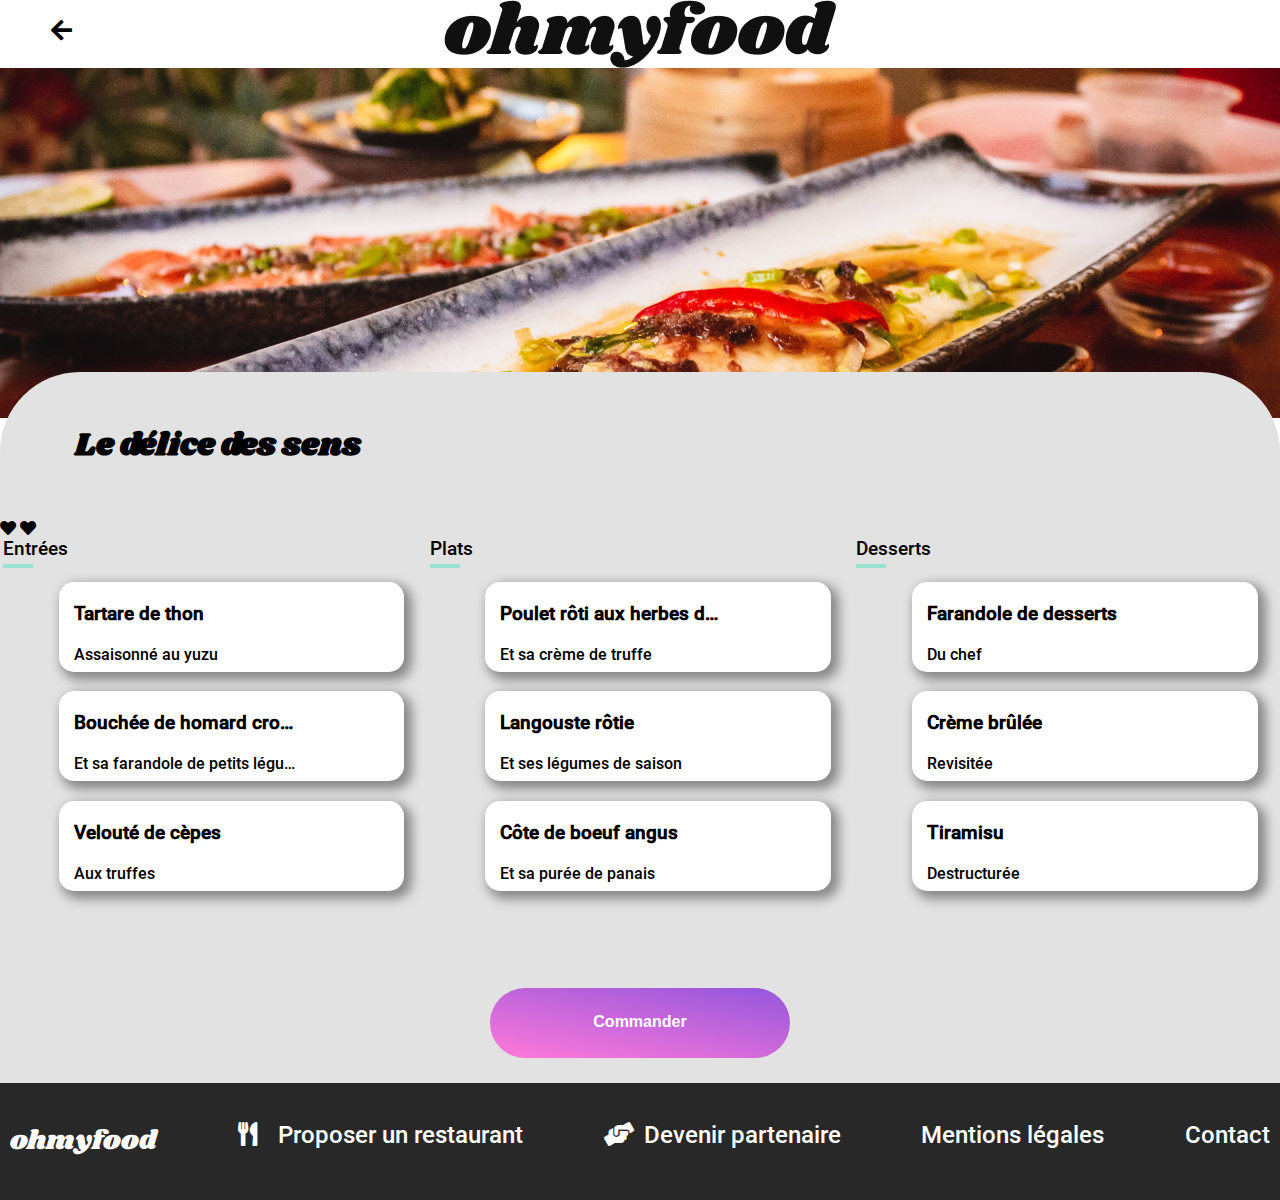
<file: html/delices-sens.html>
<!DOCTYPE html>
<html lang="en">
  <head>
    <meta charset="UTF-8" />
    <meta http-equiv="X-UA-Compatible" content="IE=edge" />
    <meta name="viewport" content="width=device-width, initial-scale=1.0" />
    <title>Document</title>
    <link rel="stylesheet" href="../css/style.css" />
    <link
      rel="stylesheet"
      href="https://cdnjs.cloudflare.com/ajax/libs/font-awesome/5.15.3/css/all.min.css"
    />
  </head>

  <body>
    <header>
      <a href="../index.html"> <i class="fas fa-arrow-left"></i></a>
      <img
        src="../assets/logo/ohmyfood.png"
        alt="logo oh my food"
        class="logo"
      />
    </header>

    <main>
      <div class="bg-img">
        <img
          src="../assets/images/restaurant-mericourt.jpg"
          class="photo-menu"
          alt="plat du restaurant"
        />
      </div>

      <!-- -------------------------------------- ensemble 1 : box titre (palette du gout) + menu + bouton commander---------------------------------- -->

      <div class="ensemble1-titres-au-bouton">
        <h2 class="titre-menu">Le délice des sens</h2>
        <i class="fas fa-heart" id="coeur1-1"></i>
        <i class="fas fa-heart" id="coeur1-3"></i>

        <!-- -------------- ensemble 2 : box sous-titres (entrées/plats/desserts) + menus-----------  -->

        <div class="ensemble2-titres-et-menus">
          <h3 class="titre-entrees">Entrées</h3>
          <!-- ---------------- ensemble 3: box entrées sans sous-titres ------------------------- -->

          <div class="ensemble3-entrees-sans-titres">
            <article class="titre-article1">
              <div class="titres-div1">
                <h4 class="h4-article1">Tartare de thon</h4>
                <h5 class="h5-article1">Assaisonné au yuzu</h5>
              </div>
              <div class="box-prix">
                <p class="prix">25€</p>
                <div class="cube1"><i class="far fa-check-circle"></i></div>
              </div>
            </article>

            <article class="titre-article2">
              <div class="titres-div2">
                <h4 class="h4-article2">Bouchée de homard croustillant</h4>
                <h5 class="h5-article2">Et sa farandole de petits légumes</h5>
              </div>
              <div class="box-prix">
                <p class="prix">35€</p>
                <div class="cube1"><i class="far fa-check-circle"></i></div>
              </div>
            </article>

            <article class="titre-article3">
              <div class="titres-div3">
                <h4 class="h4-article3">Velouté de cèpes</h4>
                <h5 class="h5-article3">Aux truffes</h5>
              </div>
              <div class="box-prix">
                <p class="prix">20€</p>
                <div class="cube1"><i class="far fa-check-circle"></i></div>
              </div>
            </article>
          </div>

          <h3 class="titre-plats">Plats</h3>

          <!-- --------------------------------------------- ensemble 4 : box plats sans titres ----------------------------------------- -->

          <div class="ensemble4-plats-sans-titres">
            <article class="titre-article4">
              <div class="titres-div4">
                <h4 class="h4-article4-1">
                  Poulet rôti aux herbes de provence
                </h4>
                <h5 class="h5-article4-1">Et sa crème de truffe</h5>
              </div>
              <div class="box-prix">
                <p class="prix">40€</p>
                <div class="cube1"><i class="far fa-check-circle"></i></div>
              </div>
            </article>

            <article class="titre-article5">
              <div class="titres-div5">
                <h4 class="h4-article5">Langouste rôtie</h4>
                <h5 class="h5-article5">Et ses légumes de saison</h5>
              </div>
              <div class="box-prix">
                <p class="prix">35€</p>
                <div class="cube1"><i class="far fa-check-circle"></i></div>
              </div>
            </article>

            <article class="titre-article6">
              <div class="titres-div6">
                <h4 class="h4-article6">Côte de boeuf angus</h4>
                <h5 class="h5-article6">Et sa purée de panais</h5>
              </div>
              <div class="box-prix">
                <p class="prix">44€</p>
                <div class="cube1"><i class="far fa-check-circle"></i></div>
              </div>
            </article>
          </div>

          <h3 class="titre-desserts">Desserts</h3>

          <!-- --------------------- ensemble 5 : box desserts sans titres ----------------------------------- -->

          <div class="ensemble5-desserts-sans-titres">
            <article class="titre-article7">
              <div class="titres-div7">
                <h4 class="h4-article7">Farandole de desserts</h4>
                <h5 class="h5-article7">Du chef</h5>
              </div>
              <div class="box-prix">
                <p class="prix">18€</p>
                <div class="cube1"><i class="far fa-check-circle"></i></div>
              </div>
            </article>

            <article class="titre-article8">
              <div class="titres-div8">
                <h4 class="h4-article8">Crème brûlée</h4>
                <h5 class="h5-article8">Revisitée</h5>
              </div>
              <div class="box-prix">
                <p class="prix">22€</p>
                <div class="cube1"><i class="far fa-check-circle"></i></div>
              </div>
            </article>

            <article class="titre-article9">
              <div class="titres-div9">
                <h4 class="h4-article9">Tiramisu</h4>
                <h5 class="h5-article9">Destructurée</h5>
              </div>
              <div class="box-prix">
                <p class="prix">23€</p>
                <div class="cube1"><i class="far fa-check-circle"></i></div>
              </div>
            </article>
          </div>
        </div>
        <div class="button1">
          <button class="bouton-commander">Commander</button>
        </div>
      </div>
    </main>

    <footer>
      <ul>
        <li class="titre-ohmyfood">ohmyfood</li>
        <li><i class="fas fa-utensils"></i>Proposer un restaurant</li>
        <li><i class="fas fa-hands-helping"></i>Devenir partenaire</li>
        <li>Mentions légales</li>
        <li class="contact">
          <a href="mailto:ohmyfood@ohmyfood.com" class="contact1">Contact</a>
        </li>
      </ul>
    </footer>
  </body>
</html>
</file>
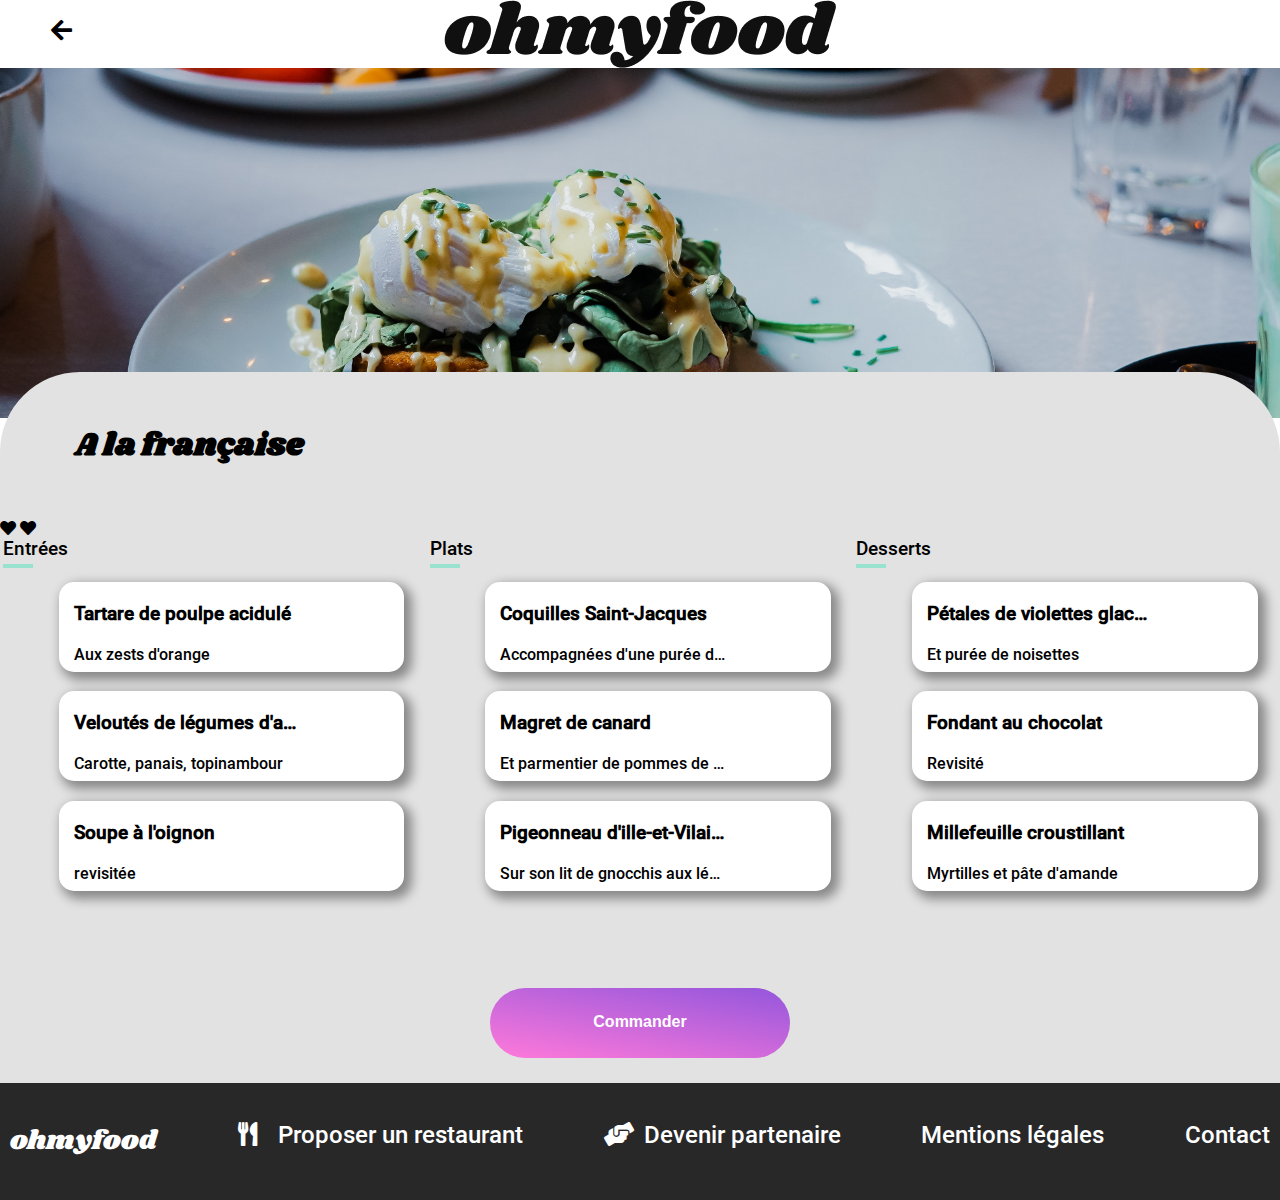
<file: html/la-française.html>
<!DOCTYPE html>
<html lang="en">
  <head>
    <meta charset="UTF-8" />
    <meta http-equiv="X-UA-Compatible" content="IE=edge" />
    <meta name="viewport" content="width=device-width, initial-scale=1.0" />
    <title>Oh my food!</title>
    <link rel="stylesheet" href="../css/style.css" />

    <link
      rel="stylesheet"
      href="https://cdnjs.cloudflare.com/ajax/libs/font-awesome/5.15.3/css/all.min.css"
    />
  </head>
  <body>
    <header>
      <a href="../index.html"> <i class="fas fa-arrow-left"></i></a>
      <img
        src="../assets/logo/ohmyfood.png"
        alt="logo oh my food"
        class="logo"
      />
    </header>

    <main>
      <div class="bg-img">
        <img
          src="../assets/images/restaurant-cite-rouge.jpg"
          class="photo-menu"
          alt="plat du restaurant"
        />
      </div>

      <!-- -------------------------------------- ensemble 1 : box titre (palette du gout) + menu + bouton commander---------------------------------- -->

      <div class="ensemble1-titres-au-bouton">
        <h2 class="titre-menu">A la française</h2>
        <i class="fas fa-heart" id="coeur1-1"></i>
        <i class="fas fa-heart" id="coeur1-3"></i>

        <!-- -------------- ensemble 2 : box sous-titres (entrées/plats/desserts) + menus-----------  -->

        <div class="ensemble2-titres-et-menus">
          <h3 class="titre-entrees">Entrées</h3>

          <!-- ---------------- ensemble 3: box entrées sans sous-titres ------------------------- -->

          <div class="ensemble3-entrees-sans-titres">
            <article class="titre-article1">
              <div class="titres-div1">
                <h4 class="h4-article1">Tartare de poulpe acidulé</h4>
                <h5 class="h5-article1">Aux zests d'orange</h5>
              </div>
              <div class="box-prix">
                <p class="prix">25€</p>
                <div class="cube1"><i class="far fa-check-circle"></i></div>
              </div>
            </article>

            <article class="titre-article2">
              <div class="titres-div2">
                <h4 class="h4-article2">Veloutés de légumes d'antan</h4>
                <h5 class="h5-article2">Carotte, panais, topinambour</h5>
              </div>
              <div class="box-prix">
                <p class="prix">35€</p>
                <div class="cube1"><i class="far fa-check-circle"></i></div>
              </div>
            </article>

            <article class="titre-article3">
              <div class="titres-div3">
                <h4 class="h4-article3">Soupe à l'oignon</h4>
                <h5 class="h5-article3">revisitée</h5>
              </div>
              <div class="box-prix">
                <p class="prix">20€</p>
                <div class="cube1"><i class="far fa-check-circle"></i></div>
              </div>
            </article>
          </div>
          <h3 class="titre-plats">Plats</h3>

          <!-- --------------------------------------------- ensemble 4 : box plats sans titres ----------------------------------------- -->

          <div class="ensemble4-plats-sans-titres">
            <article class="titre-article4">
              <div class="titres-div4">
                <h4 class="h4-article4">Coquilles Saint-Jacques</h4>
                <h5 class="h5-article4">Accompagnées d'une purée de panais</h5>
              </div>
              <div class="box-prix">
                <p class="prix">40€</p>
                <div class="cube1"><i class="far fa-check-circle"></i></div>
              </div>
            </article>

            <article class="titre-article5">
              <div class="titres-div5">
                <h4 class="h4-article5">Magret de canard</h4>
                <h5 class="h5-article5">Et parmentier de pommes de terres</h5>
              </div>
              <div class="box-prix">
                <p class="prix">35€</p>
                <div class="cube1"><i class="far fa-check-circle"></i></div>
              </div>
            </article>

            <article class="titre-article6">
              <div class="titres-div6">
                <h4 class="h4-article6-6">Pigeonneau d'ille-et-Vilaine</h4>
                <h5 class="h5-article6-6">
                  Sur son lit de gnocchis aux légumes
                </h5>
              </div>
              <div class="box-prix">
                <p class="prix">44€</p>
                <div class="cube1"><i class="far fa-check-circle"></i></div>
              </div>
            </article>
          </div>
          <h3 class="titre-desserts">Desserts</h3>

          <!-- --------------------- ensemble 5 : box desserts sans titres ----------------------------------- -->

          <div class="ensemble5-desserts-sans-titres">
            <article class="titre-article7">
              <div class="titres-div7">
                <h4 class="h4-article7">Pétales de violettes glacés</h4>
                <h5 class="h5-article8">Et purée de noisettes</h5>
              </div>
              <div class="box-prix">
                <p class="prix">18€</p>
                <div class="cube1"><i class="far fa-check-circle"></i></div>
              </div>
            </article>

            <article class="titre-article8">
              <div class="titres-div8">
                <h4 class="h4-article8">Fondant au chocolat</h4>
                <h5 class="h5-article8">Revisité</h5>
              </div>
              <div class="box-prix">
                <p class="prix">22€</p>
                <div class="cube1"><i class="far fa-check-circle"></i></div>
              </div>
            </article>

            <article class="titre-article9">
              <div class="titres-div9">
                <h4 class="h4-article9">Millefeuille croustillant</h4>
                <h5 class="h5-article9">Myrtilles et pâte d'amande</h5>
              </div>
              <div class="box-prix">
                <p class="prix">23€</p>
                <div class="cube1"><i class="far fa-check-circle"></i></div>
              </div>
            </article>
          </div>
        </div>
        <div class="button1">
          <button class="bouton-commander">Commander</button>
        </div>
      </div>
    </main>

    <footer>
      <ul>
        <li class="titre-ohmyfood">ohmyfood</li>
        <li><i class="fas fa-utensils"></i>Proposer un restaurant</li>
        <li><i class="fas fa-hands-helping"></i>Devenir partenaire</li>
        <li>Mentions légales</li>
        <li class="contact">
          <a href="mailto:ohmyfood@ohmyfood.com" class="contact1">Contact</a>
        </li>
      </ul>
    </footer>
  </body>
</html>
</file>
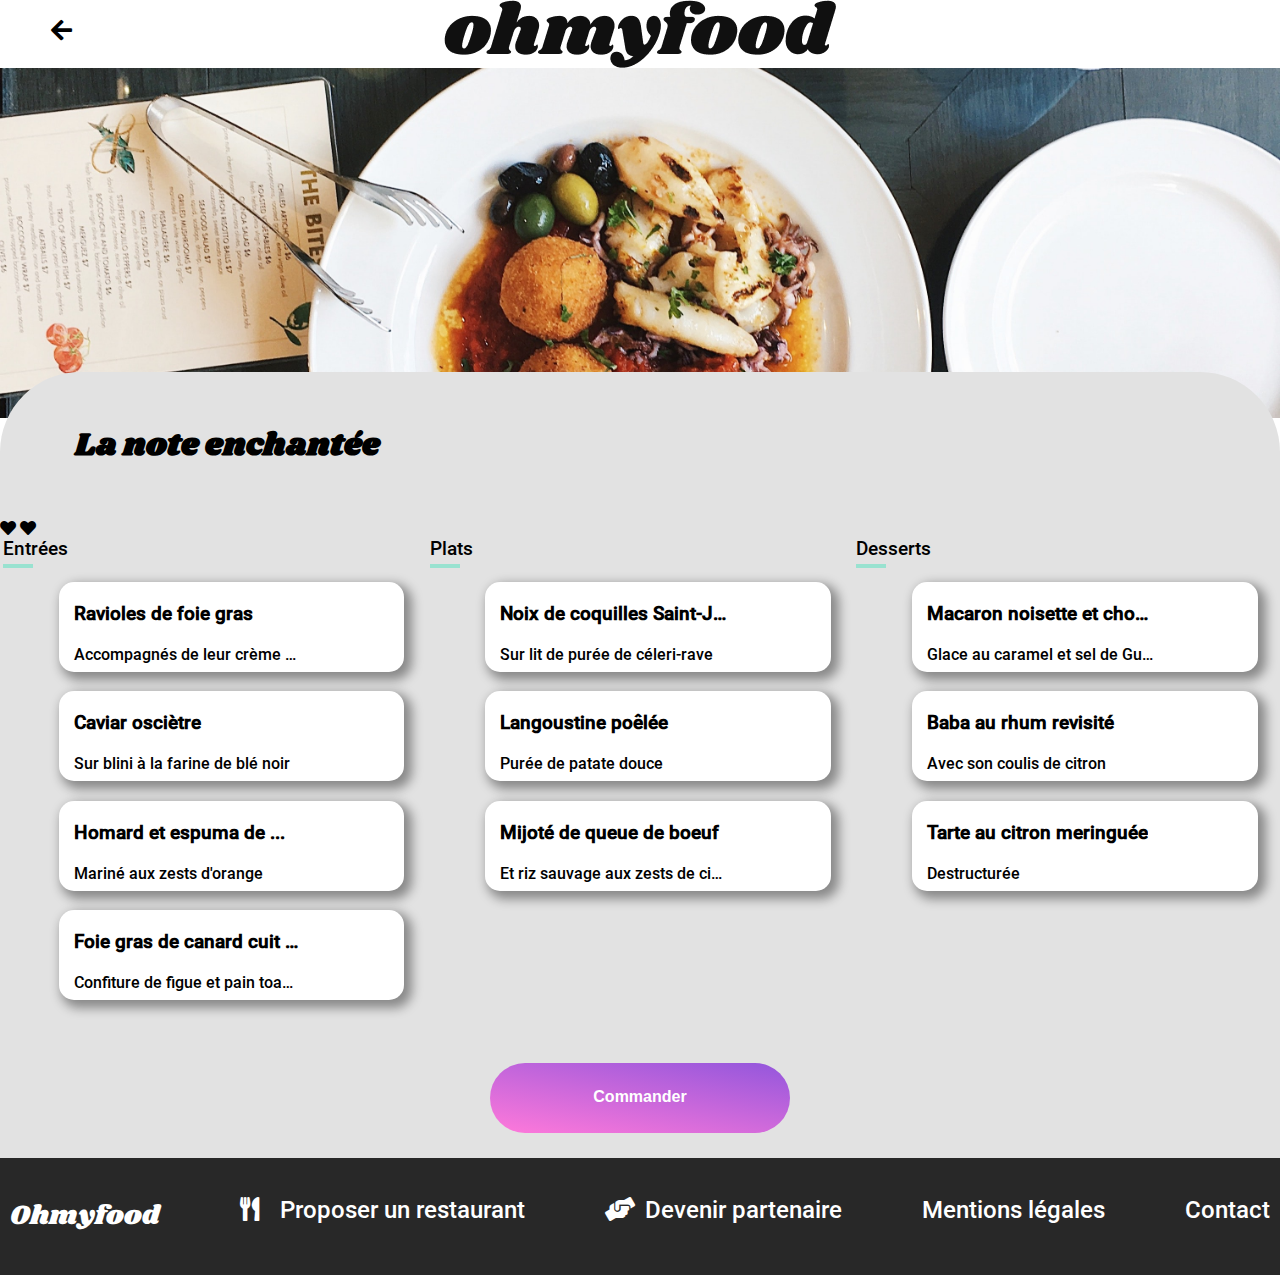
<file: html/note-enchantee.html>
<!DOCTYPE html>
<html lang="en">
  <head>
    <meta charset="UTF-8" />
    <meta http-equiv="X-UA-Compatible" content="IE=edge" />
    <meta name="viewport" content="width=device-width, initial-scale=1.0" />
    <title>Document</title>
    <link rel="stylesheet" href="../css/style.css" />
    <link
      rel="stylesheet"
      href="https://cdnjs.cloudflare.com/ajax/libs/font-awesome/5.15.3/css/all.min.css"
    />
  </head>
  <body>
    <header>
        <a href="../index.html"> <i class="fas fa-arrow-left"></i></a>
        <img
          src="../assets/logo/ohmyfood.png"
          alt="logo oh my food"
          class="logo"
        />
      </header>

      <main>

        <div class="bg-img">
            <img
              src="../assets/images/restaurant-charonne.jpg"
              class="photo-menu"
              alt="plat du restaurant"
            />
          </div> 
<!-- -------------------------------------- ensemble 1 : box titre (palette du gout) + menu + bouton commander---------------------------------- -->
        <div class="ensemble1-titres-au-bouton">
 
            <h2 class="titre-menu">La note enchantée</h2>
            <i class="fas fa-heart" id="coeur1-1"></i>
            <i class="fas fa-heart" id="coeur1-3"></i>

<!-- -------------- ensemble 2 : box sous-titres (entrées/plats/desserts) + menus-----------  -->

    <div class="ensemble2-titres-et-menus">   

    <h3 class="titre-entrees">Entrées</h3>
  
    <!-- ---------------- ensemble 3: box entrées sans sous-titres ------------------------- -->
            
    <div class="ensemble3-entrees-sans-titres">

        <article class="titre-article1">
              <div class="titres-div1">
                <h4 class="h4-article1">Ravioles de foie gras</h4>
                <h5 class="h5-article1-1">
                  Accompagnés de leur crème à la truffe
                </h5>
              </div>
              <div class="box-prix">
                <p class="prix">25€</p>
                <div class="cube1"><i class="far fa-check-circle"></i></div>
              </div>
            </article>
  
            <article class="titre-article2">
              <div class="titres-div2">
                <h4 class="h4-article2">Caviar osciètre</h4>
                <h5 class="h5-article2">Sur blini à la farine de blé noir</h5>
              </div>
              <div class="box-prix">
                <p class="prix">35€</p>
                <div class="cube1"><i class="far fa-check-circle"></i></div>
              </div>
            </article>
  
            <article class="titre-article3">
              <div class="titres-div3">
                <h4 class="h4-article3">Homard et espuma de ...</h4>
                <h5 class="h5-article3">Mariné aux zests d'orange</h5>
              </div>
              <div class="box-prix">
                <p class="prix">20€</p>
                <div class="cube1"><i class="far fa-check-circle"></i></div>
              </div>
            </article>
  
            <article class="titre-article4-4">
              <div class="titres-div4">
                <h4 class="h4-article4">Foie gras de canard cuit entier</h4>
                <h5 class="h5-article4">Confiture de figue et pain toasté</h5>
              </div>
              <div class="box-prix">
                <p class="prix">35€</p>
                <div class="cube1"><i class="far fa-check-circle"></i></div>
              </div>
            </article>
           </div>

           <h3 class="titre-plats">Plats</h3>
<!-- --------------------------------------------- ensemble 4 : box plats sans titres ----------------------------------------- -->
            <div class="ensemble4-plats-sans-titres">
            
  
            <article class="titre-article5">
              <div class="titres-div5">
                <h4 class="h4-article5">Noix de coquilles Saint-Jacques</h4>
                <h5 class="h5-article5">Sur lit de purée de céleri-rave</h5>
              </div>
              <div class="box-prix">
                <p class="prix">40€</p>
                <div class="cube1"><i class="far fa-check-circle"></i></div>
              </div>
            </article>
  
            <article class="titre-article6">
              <div class="titres-div6">
                <h4 class="h4-article6">Langoustine poêlée</h4>
                <h5 class="h5-article6">Purée de patate douce</h5>
              </div>
              <div class="box-prix">
                <p class="prix">35€</p>
                <div class="cube1"><i class="far fa-check-circle"></i></div>
              </div>
            </article>
  
            <article class="titre-article7-7">
              <div class="titres-div7">
                <h4 class="h4-article7">Mijoté de queue de boeuf</h4>
                <h5 class="h5-article7">Et riz sauvage aux zests de citron</h5>
              </div>
              <div class="box-prix">
                <p class="prix">44€</p>
                <div class="cube1"><i class="far fa-check-circle"></i></div>
              </div>
            </article>
  </div>
            <h3 class="titre-desserts">Desserts</h3>

  <!-- --------------------- ensemble 5 : box desserts sans titres ----------------------------------- -->

  <div class="ensemble5-desserts-sans-titres">

            <article class="titre-article8">
              <div class="titres-div8">
                <h4 class="h4-article8">Macaron noisette et chocolat</h4>
                <h5 class="h5-article8">Glace au caramel et sel de Guérande</h5>
              </div>
              <div class="box-prix">
                <p class="prix">18€</p>
                <div class="cube1"><i class="far fa-check-circle"></i></div>
              </div>
            </article>
  
            <article class="titre-article9">
              <div class="titres-div9">
                <h4 class="h4-article9">Baba au rhum revisité</h4>
                <h5 class="h5-article9">Avec son coulis de citron</h5>
              </div>
              <div class="box-prix">
                <p class="prix">22€</p>
                <div class="cube1"><i class="far fa-check-circle"></i></div>
              </div>
            </article>
  
            <article class="titre-article10-10">
              <div class="titres-div10">
                <h4 class="h4-article10">Tarte au citron meringuée</h4>
                <h5 class="h5-article11">Destructurée</h5>
              </div>
              <div class="box-prix">
                <p class="prix">23€</p>
                <div class="cube1"><i class="far fa-check-circle"></i></div>
              </div>
            </article>
            </div>
        </div>  
        <div class="button1 btn-note-enchantee">
            <button class="bouton-commander btn-note-enchantee1">Commander</button></div>
          </div>
        </div>
      </main>
  
      <footer>
        <ul>
          <li class="titre-ohmyfood">Ohmyfood</li>
          <li><i class="fas fa-utensils"></i>Proposer un restaurant</li>
          <li><i class="fas fa-hands-helping"></i>Devenir partenaire</li>
          <li>Mentions légales</li>
          <li class="contact">
            <a href="mailto:ohmyfood@ohmyfood.com" class="contact1">Contact</a>
          </li>
        </ul>
      </footer>
    </body>
  </html>
  



  </body>
</html>
</file>
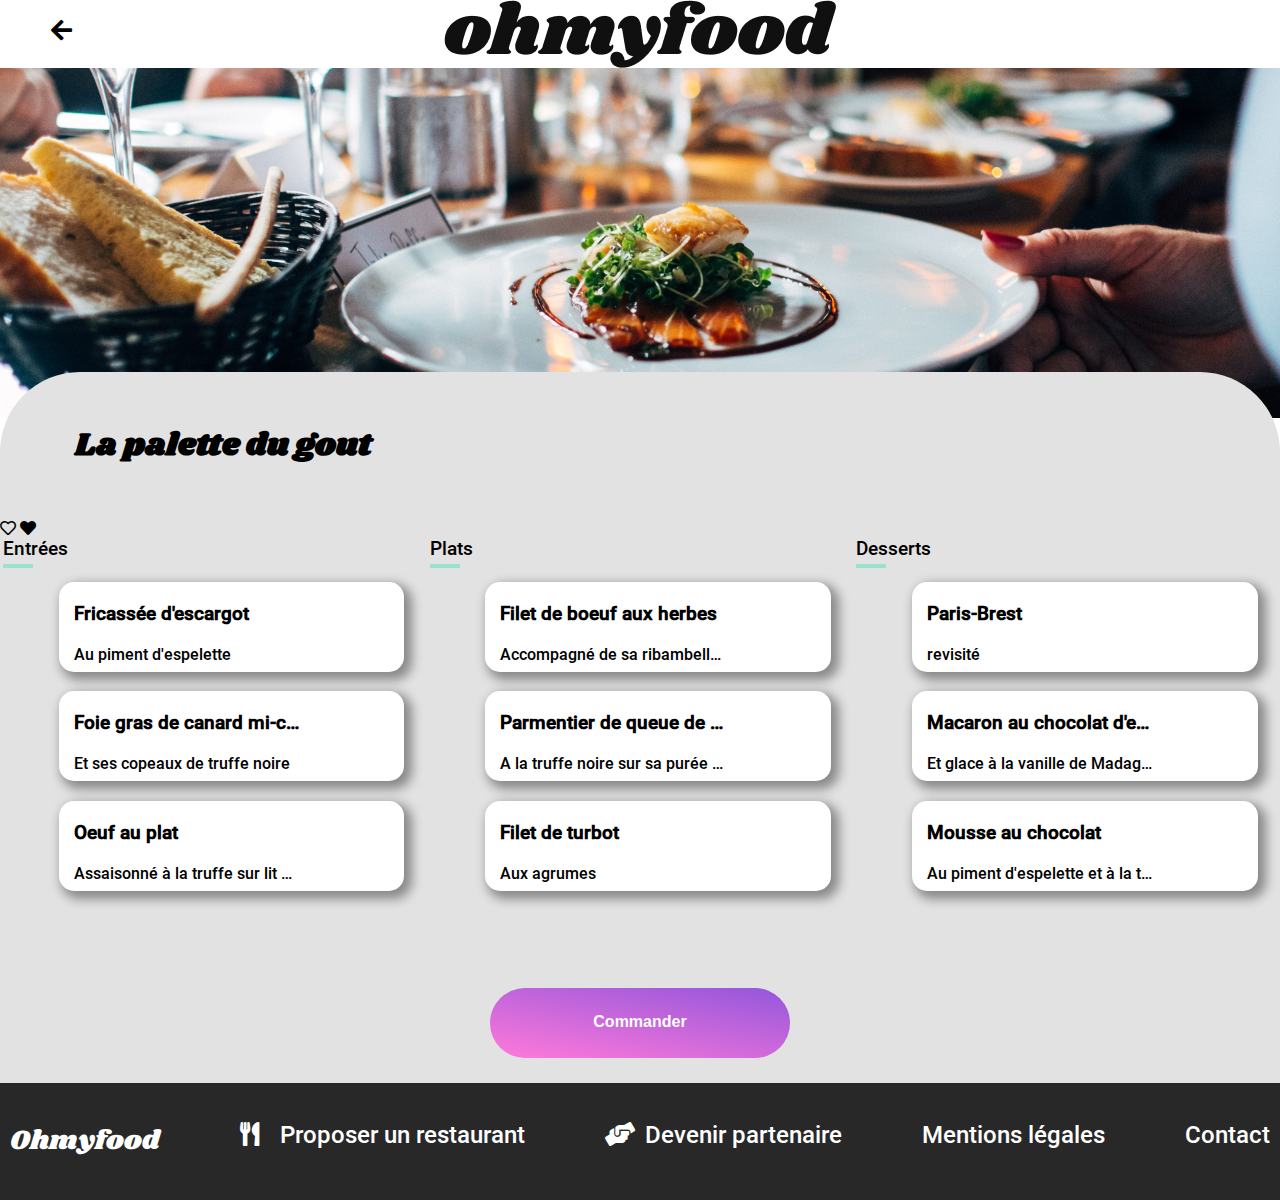
<file: html/palette-gout.html>
<!DOCTYPE html>
<html lang="en">
  <head>
    <meta charset="UTF-8" />
    <meta http-equiv="X-UA-Compatible" content="IE=edge" />
    <meta name="viewport" content="width=device-width, initial-scale=1.0" />
    <title>Document</title>
    <link rel="stylesheet" href="../css/style.css" />
    <link
      rel="stylesheet"
      href="https://cdnjs.cloudflare.com/ajax/libs/font-awesome/5.15.3/css/all.min.css"
    />
  </head>
  
<body>
    
        <header>
          <a href="../index.html"> <i class="fas fa-arrow-left"></i></a>
          <img
            src="../assets/logo/ohmyfood.png"
            alt="logo oh my food"
            class="logo"
          />
        </header>


        <main>

           <div class="bg-img">
            <img
              src="../assets/images/restaurant-menilmontant.jpg"
              class="photo-menu"
              alt="plat du restaurant"
            />
          </div> 

<!-- -------------------------------------- ensemble 1 : box titre (palette du gout) + menu + bouton commander---------------------------------- -->

         <div class="ensemble1-titres-au-bouton"> 

                
              <h2 class="titre-menu">La palette du gout</h2>
              <i class="far fa-heart" id="coeur1-1"></i>
              <i class="fas fa-heart" id="coeur1-3"></i>

<!-- -------------- ensemble 2 : box sous-titres (entrées/plats/desserts) + menus-----------  -->

           <div class="ensemble2-titres-et-menus">

              <h3 class="titre-entrees">Entrées</h3>

<!-- ---------------- ensemble 3: box entrées sans sous-titres ------------------------- -->

              <div class="ensemble3-entrees-sans-titres">

              <article class="titre-article1">
                <div class="titres-div1">
                  <h4 class="h4-article1">Fricassée d'escargot</h4>
                  <h5 class="h5-article1">Au piment d'espelette</h5>
                </div>
                <div class="box-prix">
                  <p class="prix">25€</p>
                  <div class="cube1"><i class="far fa-check-circle"></i></div>
                </div>
              </article>

              <article class="titre-article2">
                <div class="titres-div2">
                  <h4 class="h4-article2">Foie gras de canard mi-cuit</h4>
                  <h5 class="h5-article3">Et ses copeaux de truffe noire</h5>
                </div>
                <div class="box-prix">
                  <p class="prix">35€</p>
                  <div class="cube1"><i class="far fa-check-circle"></i></div>
                </div>
              </article>

              <article class="titre-article3">
                <div class="titres-div3">
                  <h4 class="h4-article3">Oeuf au plat</h4>
                  <h5 class="h5-article3">
                    Assaisonné à la truffe sur lit de...
                  </h5>
                </div>
                <div class="box-prix">
                  <p class="prix">20€</p>
                  <div class="cube1"><i class="far fa-check-circle"></i></div>
                </div>
              </article>
            </div>

              <h3 class="titre-plats">Plats</h3>
              
<!-- --------------------------------------------- ensemble 4 : box plats sans titres ----------------------------------------- -->

              <div class="ensemble4-plats-sans-titres">

              <article class="titre-article4">
                <div class="titres-div4">
                  <h4 class="h4-article4">Filet de boeuf aux herbes</h4>
                  <h5 class="h5-article4">
                    Accompagné de sa ribambelle de légu...
                  </h5>
                </div>
                <div class="box-prix">
                  <p class="prix">40€</p>
                  <div class="cube1"><i class="far fa-check-circle"></i></div>
                </div>
              </article>

              <article class="titre-article5">
                <div class="titres-div5">
                  <h4 class="h4-article5">Parmentier de queue de boeuf</h4>
                  <h5 class="h5-article5">
                    A la truffe noire sur sa purée de panais
                  </h5>
                </div>
                <div class="box-prix">
                  <p class="prix">35€</p>
                  <div class="cube1"><i class="far fa-check-circle"></i></div>
                </div>
              </article>

              <article class="titre-article6">
                <div class="titres-div6">
                  <h4 class="h4-article6">Filet de turbot</h4>
                  <h5 class="h5-article6">Aux agrumes</h5>
                </div>
                <div class="box-prix">
                  <p class="prix">44€</p>
                  <div class="cube1"><i class="far fa-check-circle"></i></div>
                </div>
              </article>
              </div> 

              <h3 class="titre-desserts">Desserts</h3>

<!-- --------------------- ensemble 5 : box desserts sans titres ----------------------------------- -->

              <div class="ensemble5-desserts-sans-titres">

              <article class="titre-article7">
                <div class="titres-div7">
                  <h4 class="h4-article7">Paris-Brest</h4>
                  <h5 class="h5-article7">revisité</h5>
                </div>
                <div class="box-prix">
                  <p class="prix">18€</p>
                  <div class="cube1"><i class="far fa-check-circle"></i></div>
                </div>
              </article>

              <article class="titre-article8">
                <div class="titres-div8">
                  <h4 class="h4-article8">Macaron au chocolat d'exception</h4>
                  <h5 class="h5-article8">
                    Et glace à la vanille de Madagascar
                  </h5>
                </div>
                <div class="box-prix">
                  <p class="prix">22€</p>
                  <div class="cube1"><i class="far fa-check-circle"></i></div>
                </div>
              </article>

              <article class="titre-article9">
                <div class="titres-div9">
                  <h4 class="h4-article9">Mousse au chocolat</h4>
                  <h5 class="h5-article9">
                    Au piment d'espelette et à la truffe noire
                  </h5>
                </div>
                <div class="box-prix">
                  <p class="prix" >23€</p>
                  <div class="cube1"><i class="far fa-check-circle"></i>
                
                </div>
              </article>
              </div>
        </div>
        
            <div class="button1">
              <button class="bouton-commander">Commander</button>
            </div> 
        </div>
        </main>

        <footer>
          <ul>
            <li class="titre-ohmyfood">Ohmyfood</li>
            <li><i class="fas fa-utensils"></i>Proposer un restaurant</li>
            <li><i class="fas fa-hands-helping"></i>Devenir partenaire</li>
            <li>Mentions légales</li>
            <li class="contact">
              <a href="mailto:ohmyfood@ohmyfood.com" class="contact1"
                >Contact</a
              >
            </li>
          </ul>
        </footer>
        <!-- </div> -->
      </body>
    </html>
  </body>
</html>
</file>
<file: css/style.css>
/* ------------------------------ page d'accueil ---------------------*/

@font-face {
  font-family: "Shrikhand-Regular";
  src: url(../assets/fonts/Shrikhand-Regular.ttf);
}

@font-face {
  font-family: "Roboto-Medium";
  src: url(../assets/fonts/Roboto-Medium.ttf);
}

*,
::before,
::after {
  box-sizing: border-box;
  margin: 0;
  padding: 0;
}

body {
  margin: 0;
  font-family: "Roboto-Medium";
}
/* --------------------- logo ---------------------------*/

.logo {
  display: block;
  margin: 0px auto;
  object-fit: cover;
}
/* --------------------- case recherche ------------------*/

.box-localisation {
  border-top-color: rgba(128, 128, 128, 0.445);
  box-shadow: 2px 2px 7px 4px rgba(128, 128, 128, 0.623);
  height: 50px;
  background-color: rgba(128, 128, 128, 0.205);
  margin-top: 15px;
  display: flex;
  align-items: center;
  justify-content: center;
}

.box-icone-lieu {
  display: flex;
  align-items: center;
  padding-left: 100px;
}

input {
  outline: none;
  border: none;
  background-color: rgba(128, 128, 128, 0);
  font-size: 1.3rem;
  padding-left: 20px;
}

.fa-map-marker-alt {
  font-size: 1.2rem;
}

/* ------------------ container réservation ------------------------------ */

.box-reservation {
  border: 1px solid rgba(128, 128, 128, 0);
  background: #f2f2f2;
  height: 240px;
}

h1 {
  text-align: center;
  font-size: xx-large;
  margin-top: 5px;
}

.titre1-h2 {
  text-align: center;
  margin-top: 10px;
  font-weight: normal;
  font-size: large;
  color: rgba(0, 0, 0, 0.397);
}

.bouton-explorer {
  outline: none;
  border: none;
  border-radius: 9999px;
  width: 240px;
  height: 60px;
  cursor: pointer;
  color: white;
  font-weight: bold;
  font-size: 1.1rem;
  background: linear-gradient(190deg, #9356dc, #ff79da);
  display: block;
  margin: 0 auto;
  margin-top: 25px;
}

.bouton-explorer:hover {
  background: #9256dcce;
  box-shadow: 0px 0px 30px #9c9c9c;
  /* box-shadow: 1px 0px 0px 1px #9256dcce; */
}

/* ---------------------------- main ----------------------------*/

.titre2-h2 {
  font-size: xx-large;
  margin-top: 15px;
  margin-left: 25px;
  margin-bottom: 25px;
}

.bouton-main {
  position: relative;
  outline: none;
  border: none;
  border-radius: 15px 15px;
  box-shadow: 0px 3px 4px 0px grey;
  width: 350px;
  height: 60px;
  cursor: pointer;
  font-weight: bold;
}

.bouton-main:hover {
  box-shadow: 0px 0px 30px #9c9c9c;
  background-color: rgba(128, 128, 128, 0.192);
  color: #9356dc;
}

.fa-mobile-alt,
.fa-bars,
.fa-store {
  font-size: 1.3rem;
  margin-right: 10px;
}

.number {
  position: relative;
  right: 15px;
  height: 25px;
  padding-top: 4px;
  width: 25px;
  border-radius: 50%;
  display: inline-block;
  background-color: #9356dc;
  color: white;
}

.text {
  font-size: 1.2rem;
}
.x,
.y,
.z {
  display: flex;
  text-align: center;
  width: 100%;
  /* justify-content: space-evenly; */
}
.ensemble-fonctionnement {
  display: flex;
  justify-content: space-evenly;
}

/* ------------------------------ aside ------------------------------------------------------- */
aside {
  background-color: rgba(128, 128, 128, 0.082);
  padding-bottom: 15%;
  padding-top: 15px;
  margin-top: 45px;
}

aside a {
  text-decoration: none;
  color: black;
}

/* ---------------------------------- ensemble des 4 photos ------------------------- */

.menu {
  flex-direction: row;
  display: flex;
  flex-wrap: wrap;
  justify-content: space-around;
}

.titre-restaurants {
  margin-top: 35px;
  margin-left: 25px;
  margin-bottom: 15px;
  font-size: xx-large;
}

/* ------------------LES PHOTOS ---------------------*/

.restaurant-menilmontant,
.restaurant-charonne,
.restaurant-cite-rouge,
.restaurant-mericourt {
  width: 35%;
  height: 270px;
  border-radius: 25px 25px;
  box-shadow: 1px 2px 1px 1px rgba(128, 128, 128, 0.171);
  background-color: white;
  cursor: pointer;
  padding-bottom: 0;
}

.restaurant-menilmontant a,
.restaurant-charonne a,
.restaurant-cite-rouge a,
.restaurant-mericourt a {
  width: 100%;
}
.restaurant-cite-rouge,
.restaurant-mericourt {
  margin-top: 50px;
}
.photo1,
.photo2,
.photo3,
.photo4 {
  width: 100%;
  height: 180px;
  border-top-right-radius: 25px;
  border-top-left-radius: 25px;
  object-fit: cover;
}

.titre-accueil-menu1,
.titre-menilmontant,
.titre-accueil-menu2,
.titre-charonne,
.titre-accueil-menu3,
.titre-cite-rouge,
.titre-accueil-menu4,
.titre-mericourt {
  padding-top: 10px;
  margin-left: 4%;
  font-size: x-large;
}

.titre-menilmontant,
.titre-charonne,
.titre-cite-rouge,
.titre-mericourt {
  font-weight: normal;
}

.restaurant-menilmontant,
.restaurant-charonne,
.restaurant-cite-rouge,
.restaurant-mericourt {
  position: relative;
}

.coeur-effet .fas {
  color: transparent;
  position: relative;
  left: 480px;
  bottom: 65px;
  background: linear-gradient(#ff79da, #9356dc);
  -webkit-background-clip: text;
  opacity: 0;
  font-size: 1.5rem;
}
.coeur-effet .far {
  position: relative;
  left: 452px;
  bottom: 65px;
  font-size: 1.5rem;
}

.coeur-effet:hover .fas {
  opacity: 1;
  transition: 0.5s;
  cursor: pointer;
}

.coeur-effet:hover .far {
  opacity: 0;
  transition: 0.5s;
  cursor: pointer;
}

.nouveau {
  border: 1px solid black;
  background-color: #99e2d0;
  padding: 7px;
  color: teal;
  position: absolute;
  top: 4%;
  right: 4%;
}

.nouveau:hover {
  margin-right: 1px;
  transition: 1s;
  background-color: #99e2d0e3;
}

/* --------------------------------- footer -------------------------------*/

footer {
  background-color: #282828;
  color: white;
}

footer ul {
  list-style-type: none;
  font-size: 1.5rem;
  display: flex;
  justify-content: space-between;
  padding-bottom: 3%;
  padding-top: 3%;
  cursor: pointer;
}

.titre-ohmyfood {
  font-family: "Shrikhand-Regular";
  font-size: 1.7rem;
}

.fa-utensils {
  margin-right: 20px;
}
.fa-hands-helping {
  margin-right: 10px;
}

li:nth-child(1) {
  margin-left: 10px;
}

li:nth-child(5) {
  margin-right: 10px;
}

.contact1 {
  text-decoration: none;
  color: white;
}

/* --------------------- flèche retour ---------------------------*/

.fa-arrow-left {
  font-size: 1.5rem;
  position: absolute;
  left: 4%;
  top: 2%;
}

a {
  text-decoration: none;
  color: black;
}

/* --------------------------- image fond --------------------------------- */
.bg-img {
  height: 100%;
  width: 100%;
}
.photo-menu {
  height: 350px;
  width: 100%;
  object-fit: cover;
  z-index: -100;
  position: relative;
}

/* ------------------- titre h2 de chaque menu------------------------------*/

.titre-menu {
  font-family: Shrikhand-Regular;
  /* padding-top: 5%; */
  margin-left: 75px;
  margin-bottom: 50px;
  font-size: xx-large;
}

/* ----------------------- ensemble --------------------------------*/

.ensemble1-titres-au-bouton {
  border-top-left-radius: 80px;
  border-top-right-radius: 80px;
  z-index: 201;
  padding-top: 50px;
  margin-top: -50px;
  background-color: #e2e2e2;
}

.ensemble2-titres-et-menus {
  display: flex;
  justify-content: space-around;
  height: 450px;
}

.ensemble3-entrees-sans-titres,
.ensemble4-plats-sans-titres,
.ensemble5-desserts-sans-titres {
  width: 30%;
  height: 100%;
  margin-top: 25px;
}

/* ----------------------------- h2 et icône coeur ---------------------*/

.coeur-effet #coeur-rempli {
  color: transparent;
  position: relative;
  left: 528px;
  bottom: 95px;
  background: linear-gradient(#ff79da, #9356dc);
  -webkit-background-clip: text;
  opacity: 0;
  font-size: 1.5rem;
}

.coeur-effet #coeur-vide {
  position: relative;
  left: 500px;
  bottom: 95px;
  font-size: 1.5rem;
}

.coeur-effet:hover #coeur-rempli {
  opacity: 1;
  transition: 0.5s;
  cursor: pointer;
}

.coeur-effet:hover #coeur-vide {
  opacity: 0;
  transition: 0.5s;
  cursor: pointer;
}

/* ---------------------------- les entrées ----------------------*/

.titre-entrees,
.titre-desserts,
.titre-plats {
  display: inline-block;
  font-weight: normal;
  margin-bottom: 420px;
  border-bottom: 4px solid #99e2d0;
  width: 30px;
}

/* --------------------------------------- titres de chaque plats --------------*/
.titres-div1,
.titres-div2,
.titres-div3,
.titres-div4,
.titres-div5,
.titres-div6,
.titres-div7,
.titres-div8,
.titres-div9 {
  width: 70%;
  text-overflow: ellipsis;
  white-space: nowrap;
  overflow: hidden;
}

/* ----------------------------------le menu entier ---------------------------------------*/

.titre-article1,
.titre-article2,
.titre-article3,
.titre-article4,
.titre-article4-4,
.titre-article5,
.titre-article6,
.titre-article7,
.titre-article7-7,
.titre-article8,
.titre-article9,
.titre-article10,
.titre-article10-10 {
  background-color: white;
  margin: 5%;
  display: flex;
  border-radius: 15px;
  cursor: pointer;
  height: 90px;
  box-shadow: 5px 5px 11px 3px rgba(0, 0, 0, 0.397);
  position: relative;
  overflow: hidden;
  justify-content: space-between;
  width: 90%;
}

/* -------------------- animation entrée des 3 blocs (entrées / plats / desserts -----------*/

.ensemble3-entrees-sans-titres,
.ensemble4-plats-sans-titres,
.ensemble5-desserts-sans-titres {
  animation: fadein 1s 1s linear both;
}

@keyframes fadein {
  0% {
    opacity: 0;
  }

  50% {
    opacity: 0.6;
  }

  100% {
    opacity: 1;
  }
}

.ensemble3-entrees-sans-titres {
  animation-delay: 1s;
}

.ensemble4-plats-sans-titres {
  animation-delay: 1.5s;
}

.ensemble5-desserts-sans-titres {
  animation-delay: 2s;
}

.h4-article1,
.h5-article1,
.h5-article1-1,
.h4-article2,
.h5-article2,
.h4-article3,
.h5-article3,
.h4-article4,
.h5-article4,
.h4-article4-1,
.h5-article4-1,
.h4-article5,
.h5-article5,
.h4-article6,
.h5-article6,
.h4-article6-6,
.h5-article6-6,
.h4-article7,
.h5-article7,
.h4-article8,
.h5-article8,
.h4-article9,
.h5-article9,
.h4-article10,
.h5-article10,
.h4-article11,
.h5-article11 {
  padding-left: 15px;
  text-overflow: ellipsis;
  white-space: nowrap;
  overflow: hidden;
}

.h4-article1,
.h4-article2,
.h4-article3,
.h4-article4,
.h4-article4-1,
.h4-article5,
.h4-article6,
.h4-article6-6,
.h4-article6-6,
.h4-article7,
.h4-article8,
.h4-article9,
.h4-article10 {
  padding-top: 20px;
  /* width: 310px; */
  font-size: larger;
}

/* .h4-article4-1 {
  width: 325px;
} */

/* .h5-article1,
.h5-article1-1,
.h5-article2,
.h5-article3,
.h5-article4,
.h5-article4-1,
.h5-article5,
.h5-article6,
.h5-article6-6,
.h5-article7,
.h5-article8,
.h5-article9,
.h5-article10,
.h5-article11 */

h5 {
  font-weight: 100;
  padding-top: 20px;
  padding-bottom: 3%;
  font-size: medium;
}

/* -------------------- animation slide --------------------------------*/

p {
  padding-right: 10px;
}
/* ---------------------  pour aligner icone checked ------------------------*/
.box-prix {
  display: flex;
  align-items: center;
  transition: 800ms;
}
/* ----------- mettre hover sur l'article ------------------------------*/

.titre-article1 .box-prix,
.titre-article2 .box-prix,
.titre-article3 .box-prix,
.titre-article4 .box-prix,
.titre-article4-4 .box-prix,
.titre-article5 .box-prix,
.titre-article6 .box-prix,
.titre-article7 .box-prix,
.titre-article7-7 .box-prix,
.titre-article8 .box-prix,
.titre-article9 .box-prix,
.titre-article10-10 .box-prix {
  margin-right: -92px;
}

.titre-article1:hover .box-prix,
.titre-article2:hover .box-prix,
.titre-article3:hover .box-prix,
.titre-article4:hover .box-prix,
.titre-article4-4:hover .box-prix,
.titre-article5:hover .box-prix,
.titre-article6:hover .box-prix,
.titre-article7:hover .box-prix,
.titre-article7-7:hover .box-prix,
.titre-article8:hover .box-prix,
.titre-article9:hover .box-prix,
.titre-article10-10:hover .box-prix {
  margin-right: 0px;
}
.box-icone {
  background-color: #99e2d0;
  padding: 33px;
}
.box-icone i {
  color: white;
  transition: 800ms ease-in-out;
  font-size: 1.5rem;
}

.titre-article1:hover .fa-check-circle,
.titre-article2:hover .fa-check-circle,
.titre-article3:hover .fa-check-circle,
.titre-article4:hover .fa-check-circle,
.titre-article4-4:hover .fa-check-circle,
.titre-article5:hover .fa-check-circle,
.titre-article6:hover .fa-check-circle,
.titre-article7:hover .fa-check-circle,
.titre-article7-7:hover .fa-check-circle,
.titre-article8:hover .fa-check-circle,
.titre-article9:hover .fa-check-circle,
.titre-article10-10:hover .fa-check-circle {
  transform: rotate(-360deg);
}

/* -------------------------------------- bouton commander ----------------------------------------------- */

.bouton-commander {
  outline: none;
  border: none;
  border-radius: 9999px;
  width: 300px;
  height: 70px;
  cursor: pointer;
  color: white;
  font-weight: bold;
  background: linear-gradient(190deg, #9356dc, #ff79da);
  display: flex;
  padding: 25px;
  margin: 0 auto;
  justify-content: center;
  font-size: 1rem;
}
.button1 {
  padding-bottom: 25px;
}
.bouton-commander:hover {
  background: #9256dcce;
  box-shadow: 0px 0px 30px #9c9c9c;
}

.btn-note-enchantee {
  margin-top: 75px;
}

/* --------------------------------- media query  ---------------------------------*/
/* ---------------------- IPAD -----------------------*/

@media only screen and (min-width: 768px) and (max-width: 1283px) and (-webkit-min-pixel-ratio: 1) {
  .ensemble-fonctionnement {
    display: flex;
    flex-direction: column;
    align-items: center;
  }

  .btn2 {
    margin-top: 40px;
    margin-bottom: 40px;
  }

  .restaurant-menilmontant,
  .restaurant-charonne,
  .restaurant-cite-rouge,
  .restaurant-mericourt {
    width: 310px;
  }

  ul {
    display: flex;
    flex-direction: column;
  }
  .titre-ohmyfood {
    padding-top: 10px;
    padding-left: 20px;
    padding-bottom: 25px;
  }

  li:nth-child(2),
  li:nth-child(3),
  li:nth-child(4),
  li:nth-child(5) {
    padding-top: 10px;
    padding-left: 30px;
  }

  /* ------------------------------- menu des restaurants -------------------------------------*/

  .ensemble2-titres-et-menus {
    flex-direction: column;
    margin: 0px;
    padding: 0px;
    justify-content: center;
  }

  .titre-entrees,
  .titre-desserts,
  .titre-plats {
    margin: 0px 0px 0px 40px;
  }

  .ensemble2-titres-et-menus {
    height: 1300px;
  }
  .titre-article1,
  .titre-article2,
  .titre-article3,
  .titre-article4,
  .titre-article4-4,
  .titre-article5,
  .titre-article6,
  .titre-article7,
  .titre-article7-7,
  .titre-article8,
  .titre-article9,
  .titre-article10,
  .titre-article10-10 {
    /* width: 600px;  */
    margin: 0 auto;
  }
  .ensemble3-entrees-sans-titres,
  .ensemble4-plats-sans-titres,
  .ensemble5-desserts-sans-titres {
    width: 100%;
  }

  .titre-article2,
  .titre-article5,
  .titre-article8,
  .titre-article4-4,
  .titre-article7-7,
  .titre-article10-10 {
    margin-top: 25px;
    margin-bottom: 25px;
  }
}

@media only screen and (min-width: 930px) and (max-width: 1283px) and (-webkit-min-pixel-ratio: 1) {
  .menu {
    display: flex;
    flex-direction: column;
    align-content: center;
  }

  .restaurant-menilmontant,
  .restaurant-charonne,
  .restaurant-cite-rouge,
  .restaurant-mericourt {
    margin: 0px;
    width: 70%;
  }

  .restaurant-menilmontant,
  .restaurant-charonne,
  .restaurant-cite-rouge {
    margin-bottom: 30px;
  }
  .restaurant-mericourt {
    margin-top: 0;
  }
}

@media only screen and (min-width: 360px) and (max-width: 1126px) {
  .logo {
    width: 70%;
  }

  .ensemble-fonctionnement {
    display: flex;
    flex-direction: column;
    align-items: center;
  }
  .bouton-main {
    width: 80%;
  }

  .btn2 {
    margin-top: 25px;
    margin-bottom: 25px;
  }

  .menu {
    display: flex;
    flex-direction: column;
    align-content: center;
  }
  .restaurant-menilmontant,
  .restaurant-charonne,
  .restaurant-cite-rouge,
  .restaurant-mericourt {
    width: 90%;
    margin: 0;
  }
  .menu a {
    height: 100%;
  }

  .restaurant-menilmontant,
  .restaurant-charonne,
  .restaurant-cite-rouge {
    margin-bottom: 15px;
  }

  ul {
    display: flex;
    flex-direction: column;
  }

  ul li {
    margin-left: 30px;
    margin-bottom: 10px;
  }

  .titre-ohmyfood {
    padding-left: 20px;
    margin-bottom: 15px;
  }

  /* ------------------------------------ media query des menus  --------------------------*/

  .titre-menu {
    margin: 0px;
    padding-left: 15px;
    margin-bottom: 40px;
  }

  .ensemble2-titres-et-menus {
    display: flex;
    flex-direction: column;
    align-content: center;
  }

  .titre-entrees,
  .titre-desserts,
  .titre-plats {
    margin: 0px 0px 0px 40px;
  }

  .ensemble2-titres-et-menus {
    height: 1300px;
  }
  .titre-article1,
  .titre-article2,
  .titre-article3,
  .titre-article4,
  .titre-article4-4,
  .titre-article5,
  .titre-article6,
  .titre-article7,
  .titre-article7-7,
  .titre-article8,
  .titre-article9,
  .titre-article10,
  .titre-article10-10 {
    /* width: 90%; */
    margin: 0 auto;
  }
  .ensemble3-entrees-sans-titres,
  .ensemble4-plats-sans-titres,
  .ensemble5-desserts-sans-titres {
    width: 100%;
  }

  .titre-article2,
  .titre-article5,
  .titre-article8,
  .titre-article4-4,
  .titre-article7-7,
  .titre-article10-10 {
    margin-top: 25px;
    margin-bottom: 25px;
  }
}

/* ---------------------- hover coeur de l'accueil -----------------------*/
@media only screen and (min-width: 360px) and (max-width: 375px) {
  .coeur-effet .fas {
    left: 268px;
  }

  .coeur-effet .far {
    left: 240px;
  }
}

@media only screen and (min-width: 379px) and (max-width: 440px) {
  .coeur-effet .fas {
    left: 308px;
  }

  .coeur-effet .far {
    left: 280px;
  }
}

@media only screen and (min-width: 441px) and (max-width: 480px) {
  .coeur-effet .fas {
    left: 328px;
  }

  .coeur-effet .far {
    left: 300px;
  }
}

@media only screen and (min-width: 481px) and (max-width: 520px) {
  .coeur-effet .fas {
    left: 388px;
  }

  .coeur-effet .far {
    left: 360px;
  }
}

@media only screen and (min-width: 521px) and (max-width: 585px) {
  .coeur-effet .fas {
    left: 428px;
  }

  .coeur-effet .far {
    left: 400px;
  }
}

@media only screen and (min-width: 586px) and (max-width: 654px) {
  .coeur-effet .fas {
    left: 458px;
  }

  .coeur-effet .far {
    left: 430px;
  }
}
@media only screen and (min-width: 655px) and (max-width: 700px) {
  .coeur-effet .fas {
    left: 528px;
  }

  .coeur-effet .far {
    left: 500px;
  }
}

@media only screen and (min-width: 701px) and (max-width: 745px) {
  .coeur-effet .fas {
    left: 548px;
  }

  .coeur-effet .far {
    left: 520px;
  }
}

@media only screen and (min-width: 746px) and (max-width: 767px) {
  .coeur-effet .fas {
    left: 588px;
  }

  .coeur-effet .far {
    left: 560px;
  }
}

@media only screen and (min-width: 768px) and (max-width: 929px) {
  .coeur-effet .fas {
    left: 277px;
  }

  .coeur-effet .far {
    left: 250px;
  }
}

@media only screen and (min-width: 930px) and (max-width: 987px) {
  .coeur-effet .fas {
    left: 618px;
  }

  .coeur-effet .far {
    left: 590px;
  }
}

@media only screen and (min-width: 988px) and (max-width: 1125px) {
  .coeur-effet .fas {
    left: 647px;
  }

  .coeur-effet .far {
    left: 620px;
  }
}

@media only screen and (min-width: 1126px) and (max-width: 1284px) {
  .coeur-effet .fas {
    left: 327px;
  }

  .coeur-effet .far {
    left: 300px;
  }
}

@media only screen and (min-width: 1284px) and (max-width: 1410px) {
  .coeur-effet .fas {
    left: 408px;
  }

  .coeur-effet .far {
    left: 380px;
  }
}

@media only screen and (min-width: 1410px) and (max-width: 1500px) {
  .coeur-effet .fas {
    left: 448px;
  }

  .coeur-effet .far {
    left: 420px;
  }
}

@media only screen and (min-width: 1501px) {
  .coeur-effet .fas {
    left: 488px;
  }

  .coeur-effet .far {
    left: 460px;
  }
}

/* ---------------- media query : hover coeur des menus ----------------------------- */

@media only screen and (min-width: 350px) and (max-width: 375px) {
  .coeur-effet #coeur-rempli {
    left: 333px;
    bottom: 75px;
  }

  .coeur-effet #coeur-vide {
    left: 305px;
    bottom: 75px;
  }
}

@media only screen and (min-width: 376px) and (max-width: 400px) {
  .coeur-effet #coeur-rempli {
    left: 348px;
    bottom: 75px;
  }

  .coeur-effet #coeur-vide {
    left: 320px;
    bottom: 75px;
  }
}

@media only screen and (min-width: 401px) and (max-width: 430px) {
  .coeur-effet #coeur-rempli {
    left: 368px;
    bottom: 75px;
  }

  .coeur-effet #coeur-vide {
    left: 340px;
    bottom: 75px;
  }
}

@media only screen and (min-width: 431px) and (max-width: 470px) {
  .coeur-effet #coeur-rempli {
    left: 398px;
    bottom: 75px;
  }

  .coeur-effet #coeur-vide {
    left: 370px;
    bottom: 75px;
  }
}

@media only screen and (min-width: 471px) and (max-width: 500px) {
  .coeur-effet #coeur-rempli {
    left: 413px;
    bottom: 75px;
  }

  .coeur-effet #coeur-vide {
    left: 385px;
    bottom: 75px;
  }
}

@media only screen and (min-width: 501px) and (max-width: 535px) {
  .coeur-effet #coeur-rempli {
    left: 448px;
    bottom: 75px;
  }

  .coeur-effet #coeur-vide {
    left: 420px;
    bottom: 75px;
  }
}

@media only screen and (min-width: 536px) and (max-width: 570px) {
  .coeur-effet #coeur-rempli {
    left: 478px;
    bottom: 75px;
  }

  .coeur-effet #coeur-vide {
    left: 450px;
    bottom: 75px;
  }
}

@media only screen and (min-width: 571px) and (max-width: 610px) {
  .coeur-effet #coeur-rempli {
    left: 498px;
    bottom: 75px;
  }

  .coeur-effet #coeur-vide {
    left: 470px;
    bottom: 75px;
  }
}

@media only screen and (min-width: 611px) and (max-width: 640px) {
  .coeur-effet #coeur-rempli {
    left: 528px;
    bottom: 75px;
  }

  .coeur-effet #coeur-vide {
    left: 500px;
    bottom: 75px;
  }
}

@media only screen and (min-width: 641px) and (max-width: 670px) {
  .coeur-effet #coeur-rempli {
    left: 568px;
    bottom: 75px;
  }

  .coeur-effet #coeur-vide {
    left: 540px;
    bottom: 75px;
  }
}

@media only screen and (min-width: 671px) and (max-width: 710px) {
  .coeur-effet #coeur-rempli {
    left: 598px;
    bottom: 75px;
  }

  .coeur-effet #coeur-vide {
    left: 570px;
    bottom: 75px;
  }
}

@media only screen and (min-width: 711px) and (max-width: 740px) {
  .coeur-effet #coeur-rempli {
    left: 628px;
    bottom: 75px;
  }

  .coeur-effet #coeur-vide {
    left: 600px;
    bottom: 75px;
  }
}

@media only screen and (min-width: 741px) and (max-width: 790px) {
  .coeur-effet #coeur-rempli {
    left: 678px;
    bottom: 75px;
  }

  .coeur-effet #coeur-vide {
    left: 650px;
    bottom: 75px;
  }
}

@media only screen and (min-width: 791px) and (max-width: 860px) {
  .coeur-effet #coeur-rempli {
    left: 718px;
    bottom: 75px;
  }

  .coeur-effet #coeur-vide {
    left: 690px;
    bottom: 75px;
  }
}

@media only screen and (min-width: 861px) and (max-width: 910px) {
  .coeur-effet #coeur-rempli {
    left: 768px;
    bottom: 75px;
  }

  .coeur-effet #coeur-vide {
    left: 740px;
    bottom: 75px;
  }
}

@media only screen and (min-width: 911px) and (max-width: 950px) {
  .coeur-effet #coeur-rempli {
    left: 798px;
    bottom: 75px;
  }

  .coeur-effet #coeur-vide {
    left: 770px;
    bottom: 75px;
  }
}

@media only screen and (min-width: 951px) and (max-width: 1030px) {
  .coeur-effet #coeur-rempli {
    left: 858px;
    bottom: 75px;
  }

  .coeur-effet #coeur-vide {
    left: 830px;
    bottom: 75px;
  }
}

@media only screen and (min-width: 1031px) and (max-width: 1100px) {
  .coeur-effet #coeur-rempli {
    left: 918px;
    bottom: 75px;
  }

  .coeur-effet #coeur-vide {
    left: 890px;
    bottom: 75px;
  }
}

@media only screen and (min-width: 1101px) and (max-width: 1130px) {
  .coeur-effet #coeur-rempli {
    left: 1008px;
    bottom: 75px;
  }

  .coeur-effet #coeur-vide {
    left: 980px;
    bottom: 75px;
  }
}

@media only screen and (min-width: 1131px) and (max-width: 1170px) {
  .coeur-effet #coeur-rempli {
    left: 1028px;
    bottom: 75px;
  }
  .coeur-effet #coeur-vide {
    left: 1000px;
    bottom: 75px;
  }
}

@media only screen and (min-width: 1171px) and (max-width: 1210px) {
  .coeur-effet #coeur-rempli {
    left: 1078px;
    bottom: 75px;
  }

  .coeur-effet #coeur-vide {
    left: 1050px;
    bottom: 75px;
  }
}

@media only screen and (min-width: 1211px) and (max-width: 1240px) {
  .coeur-effet #coeur-rempli {
    left: 1108px;
    bottom: 75px;
  }

  .coeur-effet #coeur-vide {
    left: 1080px;
    bottom: 75px;
  }
}

@media only screen and (min-width: 1241px) and (max-width: 1280px) {
  .coeur-effet #coeur-rempli {
    left: 1138px;
    bottom: 75px;
  }

  .coeur-effet #coeur-vide {
    left: 1110px;
    bottom: 75px;
  }
}

@media only screen and (min-width: 1281px) and (max-width: 1360px) {
  .coeur-effet #coeur-rempli {
    left: 1178px;
    bottom: 75px;
  }

  .coeur-effet #coeur-vide {
    left: 1150px;
    bottom: 75px;
  }
}

@media only screen and (min-width: 1361px) and (max-width: 1400px) {
  .coeur-effet #coeur-rempli {
    left: 1218px;
    bottom: 75px;
  }

  .coeur-effet #coeur-vide {
    left: 1190px;
    bottom: 75px;
  }
}

@media only screen and (min-width: 1401px) and (max-width: 1450px) {
  .coeur-effet #coeur-rempli {
    left: 1268px;
    bottom: 75px;
  }

  .coeur-effet #coeur-vide {
    left: 1240px;
    bottom: 75px;
  }
}

@media only screen and (min-width: 1451px) and (max-width: 1490px) {
  .coeur-effet #coeur-rempli {
    left: 1318px;
    bottom: 75px;
  }

  .coeur-effet #coeur-vide {
    left: 1290px;
    bottom: 75px;
  }
}

@media only screen and (min-width: 1491px) {
  .coeur-effet #coeur-rempli {
    left: 1358px;
    bottom: 75px;
  }

  .coeur-effet #coeur-vide {
    left: 1330px;
    bottom: 75px;
  }
}

@media only screen and (min-width: 430px) {
  .bouton-main {
    max-width: 420px;
  }
}

/* ------------------------------ loading spinner ---------------------*/

.loading-spinner {
  position: fixed;
  display: flex;
  justify-content: center;
  align-items: center;
  z-index: 201;
  width: 100%;
  height: 100%;
  animation: loading 3s ease-in forwards;
  background-color: white;
}

.logo-spinner {
  width: 300px;
}

@keyframes loading {
  0% {
    transform: translateY(0px);
  }
  20% {
    transform: translateY(5px);
  }

  40% {
    transform: translateY(0px);
  }

  60% {
    transform: translateY(5px);
  }

  80% {
    transform: translateY(0px);
  }

  100% {
    transform: translateY(5px);
    opacity: 0;
    visibility: hidden;
    background-color: rgba(245, 245, 245, 0);
  }
}
</file>
